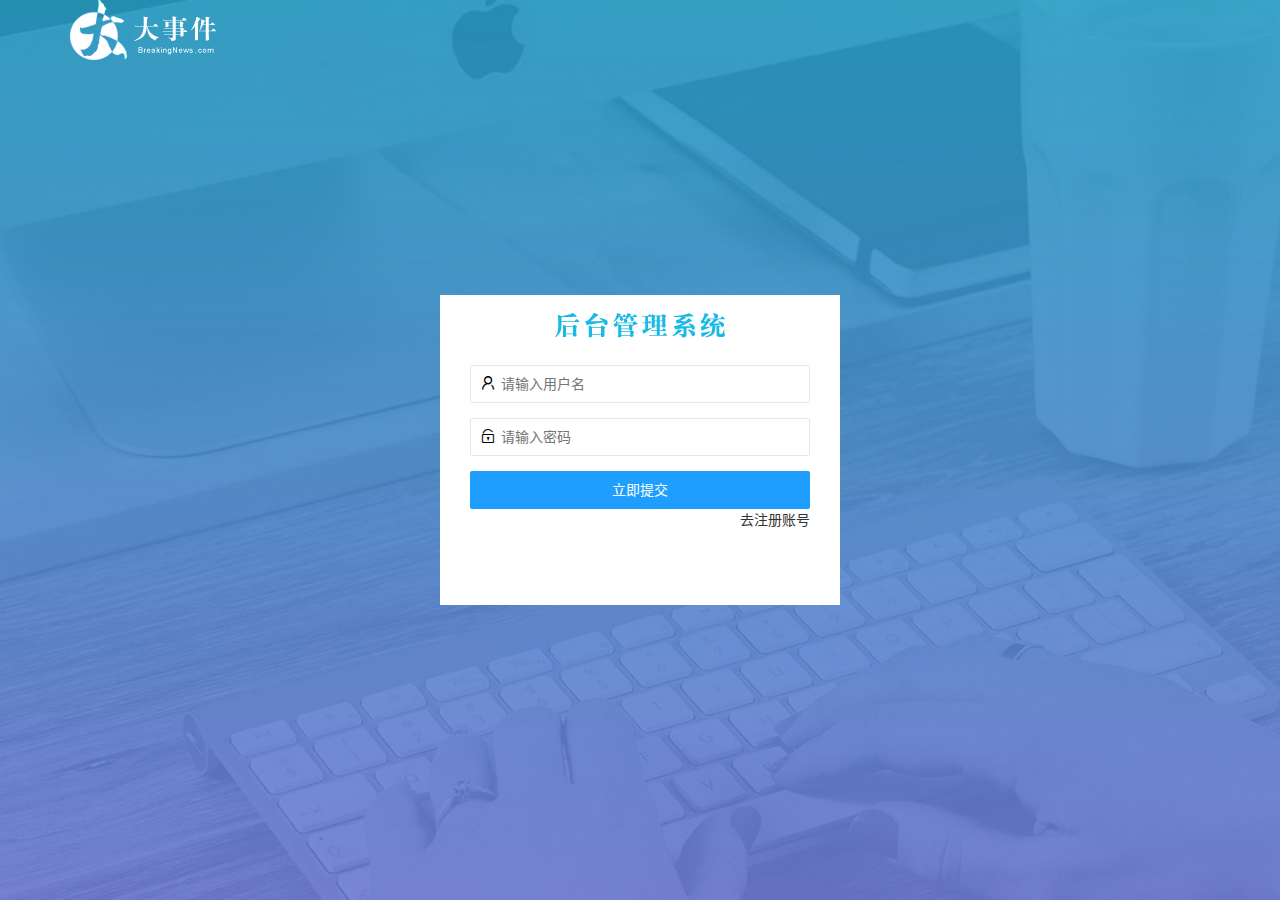
<file: login.html>
<!DOCTYPE html>
<html lang="zh-CN">

<head>
    <meta charset="UTF-8">
    <meta name="viewport" content="width=device-width, user-scalable=no, initial-scale=1.0, maximum-scale=1.0, minimum-scale=1.0">
    <meta http-equiv="X-UA-Compatible" content="ie=edge">
    <title>大事件登录事件</title>
    <link rel="stylesheet" href="assets/lib/layui/css/layui.css">
    <link rel="stylesheet" href="assets/css/login.css">
</head>

<body>
    <div class="layui-main">
        <img src="assets/images/logo.png" alt="">
    </div>
    <div class="cont">
        <div class="title">
        </div>
        <div class="form-dl">
            <form class="layui-form" id="form_dl">
                <div class="layui-form-item">
                    <i class="layui-icon layui-icon-username"></i>
                    <input type="text" name="username" required lay-verify="required" placeholder="请输入用户名" autocomplete="off" class="layui-input">
                </div>
                <div class="layui-form-item">
                    <i class="layui-icon layui-icon-password"></i>
                    <input type="password" name="password" required lay-verify="required|pass" placeholder="请输入密码" autocomplete="off" class="layui-input">
                </div>
                <div>
                    <button class="layui-btn layui-btn-fluid layui-btn-normal" lay-submit>立即提交</button>
                </div>
                <div style="text-align: right">
                    <a href="javascript:;" id="zc">去注册账号</a>
                </div>
            </form>
        </div>
        <div class="form-zc">
            <form class="layui-form" id="form_zc">
                <div class="layui-form-item">
                    <i class="layui-icon layui-icon-username"></i>
                    <input type="text" name="username" required lay-verify="required" placeholder="请输入用户名" autocomplete="off" class="layui-input">
                </div>
                <div class="layui-form-item">
                    <i class="layui-icon layui-icon-password"></i>
                    <input type="password" name="password" required lay-verify="required|pass" placeholder="请输入密码" autocomplete="off" class="layui-input">
                </div>
                <div class="layui-form-item">
                    <i class="layui-icon layui-icon-password"></i>
                    <input type="password" name="password" required lay-verify="required|pass|pws" placeholder="请确认密码" autocomplete="off" class="layui-input">
                </div>
                <div>
                    <button class="layui-btn layui-btn-fluid layui-btn-normal" lay-submit>立即注册</button>
                </div>
                <div style="text-align: right">
                    <a href="javascript:;" id="dl">去登录</a>
                </div>
            </form>
        </div>
    </div>
    <script src="/assets/lib/layui/layui.all.js"></script>
    <script src="/assets/lib/jquery.js"></script>
    <script src="/assets/js/baseAPI.js"></script>
    <script src="/assets/js/login.js"></script>
</body>

</html>
</file>
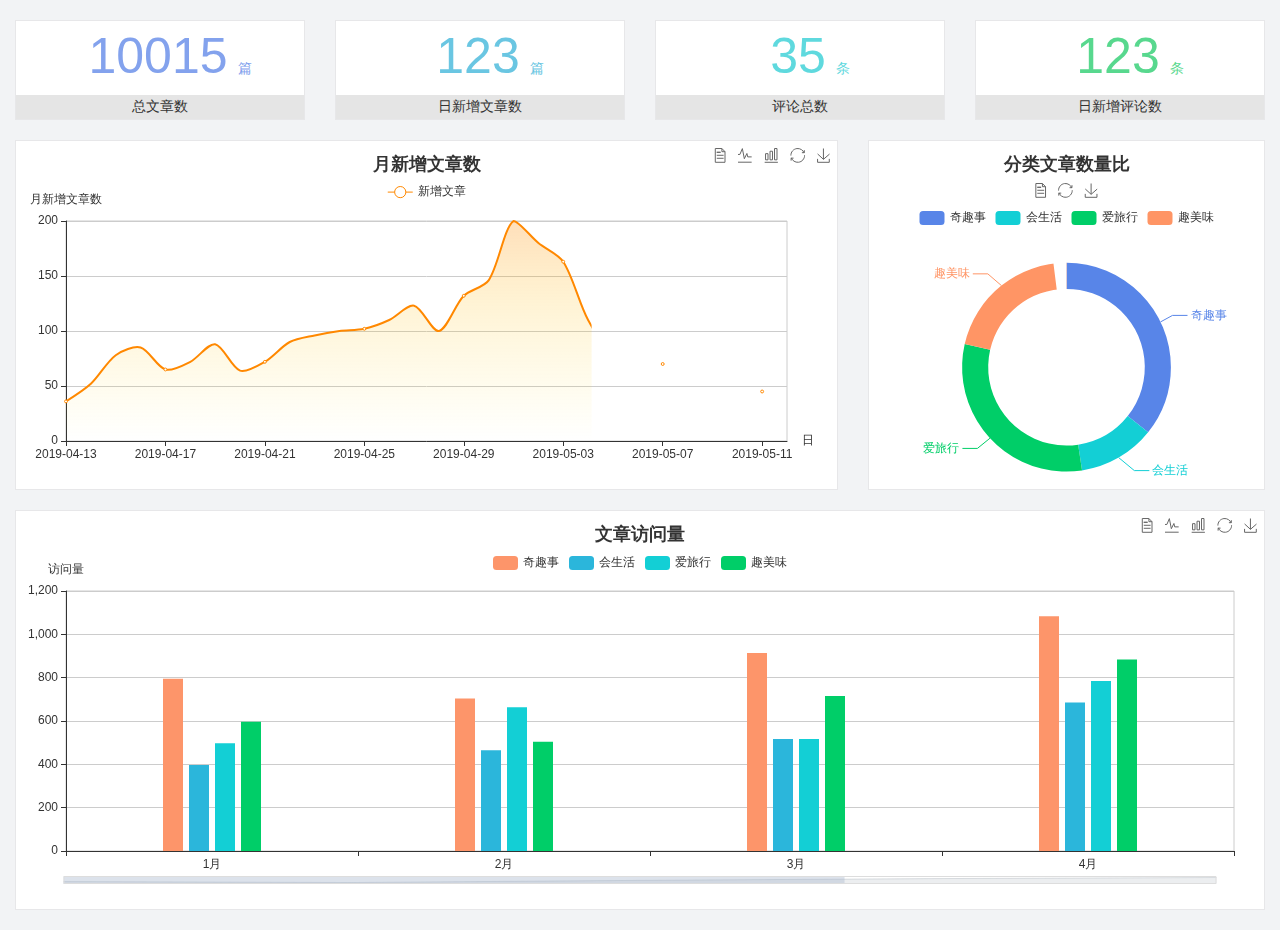
<file: home/dashboard.html>
<!DOCTYPE html>
<html lang="en">

<head>
  <meta charset="UTF-8">
  <meta name="viewport" content="width=device-width, initial-scale=1.0">
  <meta http-equiv="X-UA-Compatible" content="ie=edge">
  <title>图表统计</title>
  <link rel="stylesheet" href="../../assets/lib/bootstrap.css" />
  <link rel="stylesheet" href="../../assets/lib/main.css" />
  <script src="../../assets/lib/jquery.js"></script>
  <script type="text/javascript" src="../../assets/lib/echarts.min.js"></script>
</head>

<body>
  <div class="container-fluid">
    <div class="row spannel_list">
      <div class="col-sm-3 col-xs-6">
        <div class="spannel">
          <em>10015</em><span>篇</span>
          <b>总文章数</b>
        </div>
      </div>
      <div class="col-sm-3 col-xs-6">
        <div class="spannel scolor01">
          <em>123</em><span>篇</span>
          <b>日新增文章数</b>
        </div>
      </div>
      <div class="col-sm-3 col-xs-6">
        <div class="spannel scolor02">
          <em>35</em><span>条</span>
          <b>评论总数</b>
        </div>
      </div>
      <div class="col-sm-3 col-xs-6">
        <div class="spannel scolor03">
          <em>123</em><span>条</span>
          <b>日新增评论数</b>
        </div>
      </div>
    </div>
  </div>

  <div class="container-fluid">
    <div class="row curve-pie">
      <div class="col-lg-8 col-md-8">
        <div class="gragh_pannel" id="curve_show"></div>
      </div>
      <div class="col-lg-4 col-md-4">
        <div class="gragh_pannel" id="pie_show"></div>
      </div>
    </div>
  </div>

  <div class="container-fluid">
    <div class="column_pannel" id="column_show"></div>
  </div>

  <script>
    var oChart = echarts.init(document.getElementById('curve_show'));
    var aList_all = [
      { 'count': 36, 'date': '2019-04-13' },
      { 'count': 52, 'date': '2019-04-14' },
      { 'count': 78, 'date': '2019-04-15' },
      { 'count': 85, 'date': '2019-04-16' },
      { 'count': 65, 'date': '2019-04-17' },
      { 'count': 72, 'date': '2019-04-18' },
      { 'count': 88, 'date': '2019-04-19' },
      { 'count': 64, 'date': '2019-04-20' },
      { 'count': 72, 'date': '2019-04-21' },
      { 'count': 90, 'date': '2019-04-22' },
      { 'count': 96, 'date': '2019-04-23' },
      { 'count': 100, 'date': '2019-04-24' },
      { 'count': 102, 'date': '2019-04-25' },
      { 'count': 110, 'date': '2019-04-26' },
      { 'count': 123, 'date': '2019-04-27' },
      { 'count': 100, 'date': '2019-04-28' },
      { 'count': 132, 'date': '2019-04-29' },
      { 'count': 146, 'date': '2019-04-30' },
      { 'count': 200, 'date': '2019-05-01' },
      { 'count': 180, 'date': '2019-05-02' },
      { 'count': 163, 'date': '2019-05-03' },
      { 'count': 110, 'date': '2019-05-04' },
      { 'count': 80, 'date': '2019-05-05' },
      { 'count': 82, 'date': '2019-05-06' },
      { 'count': 70, 'date': '2019-05-07' },
      { 'count': 65, 'date': '2019-05-08' },
      { 'count': 54, 'date': '2019-05-09' },
      { 'count': 40, 'date': '2019-05-10' },
      { 'count': 45, 'date': '2019-05-11' },
      { 'count': 38, 'date': '2019-05-12' },
    ];

    let aCount = [];
    let aDate = [];

    for (var i = 0; i < aList_all.length; i++) {
      aCount.push(aList_all[i].count);
      aDate.push(aList_all[i].date);
    }

    var chartopt = {
      title: {
        text: '月新增文章数',
        left: 'center',
        top: '10'
      },
      tooltip: {
        trigger: 'axis'
      },
      legend: {
        data: ['新增文章'],
        top: '40'
      },
      toolbox: {
        show: true,
        feature: {
          mark: { show: true },
          dataView: { show: true, readOnly: false },
          magicType: { show: true, type: ['line', 'bar'] },
          restore: { show: true },
          saveAsImage: { show: true }
        }
      },
      calculable: true,
      xAxis: [
        {
          name: '日',
          type: 'category',
          boundaryGap: false,
          data: aDate
        }
      ],
      yAxis: [
        {
          name: '月新增文章数',
          type: 'value'
        }
      ],
      series: [
        {
          name: '新增文章',
          type: 'line',
          smooth: true,
          itemStyle: { normal: { areaStyle: { type: 'default' }, color: '#f80' }, lineStyle: { color: '#f80' } },
          data: aCount
        }],
      areaStyle: {
        normal: {
          color: new echarts.graphic.LinearGradient(0, 0, 0, 1, [{
            offset: 0,
            color: 'rgba(255,136,0,0.39)'
          }, {
            offset: .34,
            color: 'rgba(255,180,0,0.25)'
          }, {
            offset: 1,
            color: 'rgba(255,222,0,0.00)'
          }])

        }
      },
      grid: {
        show: true,
        x: 50,
        x2: 50,
        y: 80,
        height: 220
      }
    };

    oChart.setOption(chartopt);


    var oPie = echarts.init(document.getElementById('pie_show'));
    var oPieopt =
    {
      title: {
        top: 10,
        text: '分类文章数量比',
        x: 'center'
      },
      tooltip: {
        trigger: 'item',
        formatter: "{a} <br/>{b} : {c} ({d}%)"
      },
      color: ['#5885e8', '#13cfd5', '#00ce68', '#ff9565'],
      legend: {
        x: 'center',
        top: 65,
        data: ['奇趣事', '会生活', '爱旅行', '趣美味']
      },
      toolbox: {
        show: true,
        x: 'center',
        top: 35,
        feature: {
          mark: { show: true },
          dataView: { show: true, readOnly: false },
          magicType: {
            show: true,
            type: ['pie', 'funnel'],
            option: {
              funnel: {
                x: '25%',
                width: '50%',
                funnelAlign: 'left',
                max: 1548
              }
            }
          },
          restore: { show: true },
          saveAsImage: { show: true }
        }
      },
      calculable: true,
      series: [
        {
          name: '访问来源',
          type: 'pie',
          radius: ['45%', '60%'],
          center: ['50%', '65%'],
          data: [
            { value: 300, name: '奇趣事' },
            { value: 100, name: '会生活' },
            { value: 260, name: '爱旅行' },
            { value: 180, name: '趣美味' }
          ]
        }
      ]
    };
    oPie.setOption(oPieopt);



    var oColumn = this.echarts.init(document.getElementById('column_show'));
    var oColumnopt =
    {
      title: {
        text: '文章访问量',
        left: 'center',
        top: '10'
      },
      tooltip: {
        trigger: 'axis'
      },
      legend: {
        data: ['奇趣事', '会生活', '爱旅行', '趣美味'],
        top: '40'
      },
      toolbox: {
        show: true,
        feature: {
          mark: { show: true },
          dataView: { show: true, readOnly: false },
          magicType: { show: true, type: ['line', 'bar'] },
          restore: { show: true },
          saveAsImage: { show: true }
        }
      },
      calculable: true,
      xAxis: [
        {
          type: 'category',
          data: ['1月', '2月', '3月', '4月', '5月']
        }
      ],
      yAxis: [
        {
          name: '访问量',
          type: 'value'
        }
      ],
      series: [
        {
          name: '奇趣事',
          type: 'bar',
          barWidth: 20,
          itemStyle: {
            normal: { areaStyle: { type: 'default' }, color: '#fd956a' }
          },
          data: [800, 708, 920, 1090, 1200]
        },
        {
          name: '会生活',
          type: 'bar',
          barWidth: 20,
          itemStyle: {
            normal: { areaStyle: { type: 'default' }, color: '#2bb6db' }
          },
          data: [400, 468, 520, 690, 800]
        },
        {
          name: '爱旅行',
          type: 'bar',
          barWidth: 20,
          itemStyle: {
            normal: { areaStyle: { type: 'default' }, color: '#13cfd5' }
          },
          data: [500, 668, 520, 790, 900]
        },
        {
          name: '趣美味',
          type: 'bar',
          barWidth: 20,
          itemStyle: {
            normal: { areaStyle: { type: 'default' }, color: '#00ce68' }
          },
          data: [600, 508, 720, 890, 1000]
        }
      ],
      grid: {
        show: true,
        x: 50,
        x2: 30,
        y: 80,
        height: 260
      },
      dataZoom: [//给x轴设置滚动条
        {
          start: 0,//默认为0
          end: 100 - 1000 / 31,//默认为100
          type: 'slider',
          show: true,
          xAxisIndex: [0],
          handleSize: 0,//滑动条的 左右2个滑动条的大小
          height: 8,//组件高度
          left: 45, //左边的距离
          right: 50,//右边的距离
          bottom: 26,//右边的距离
          handleColor: '#ddd',//h滑动图标的颜色
          handleStyle: {
            borderColor: "#cacaca",
            borderWidth: "1",
            shadowBlur: 2,
            background: "#ddd",
            shadowColor: "#ddd",
          }
        }]
    };
    oColumn.setOption(oColumnopt);
  </script>
</body>

</html>
</file>
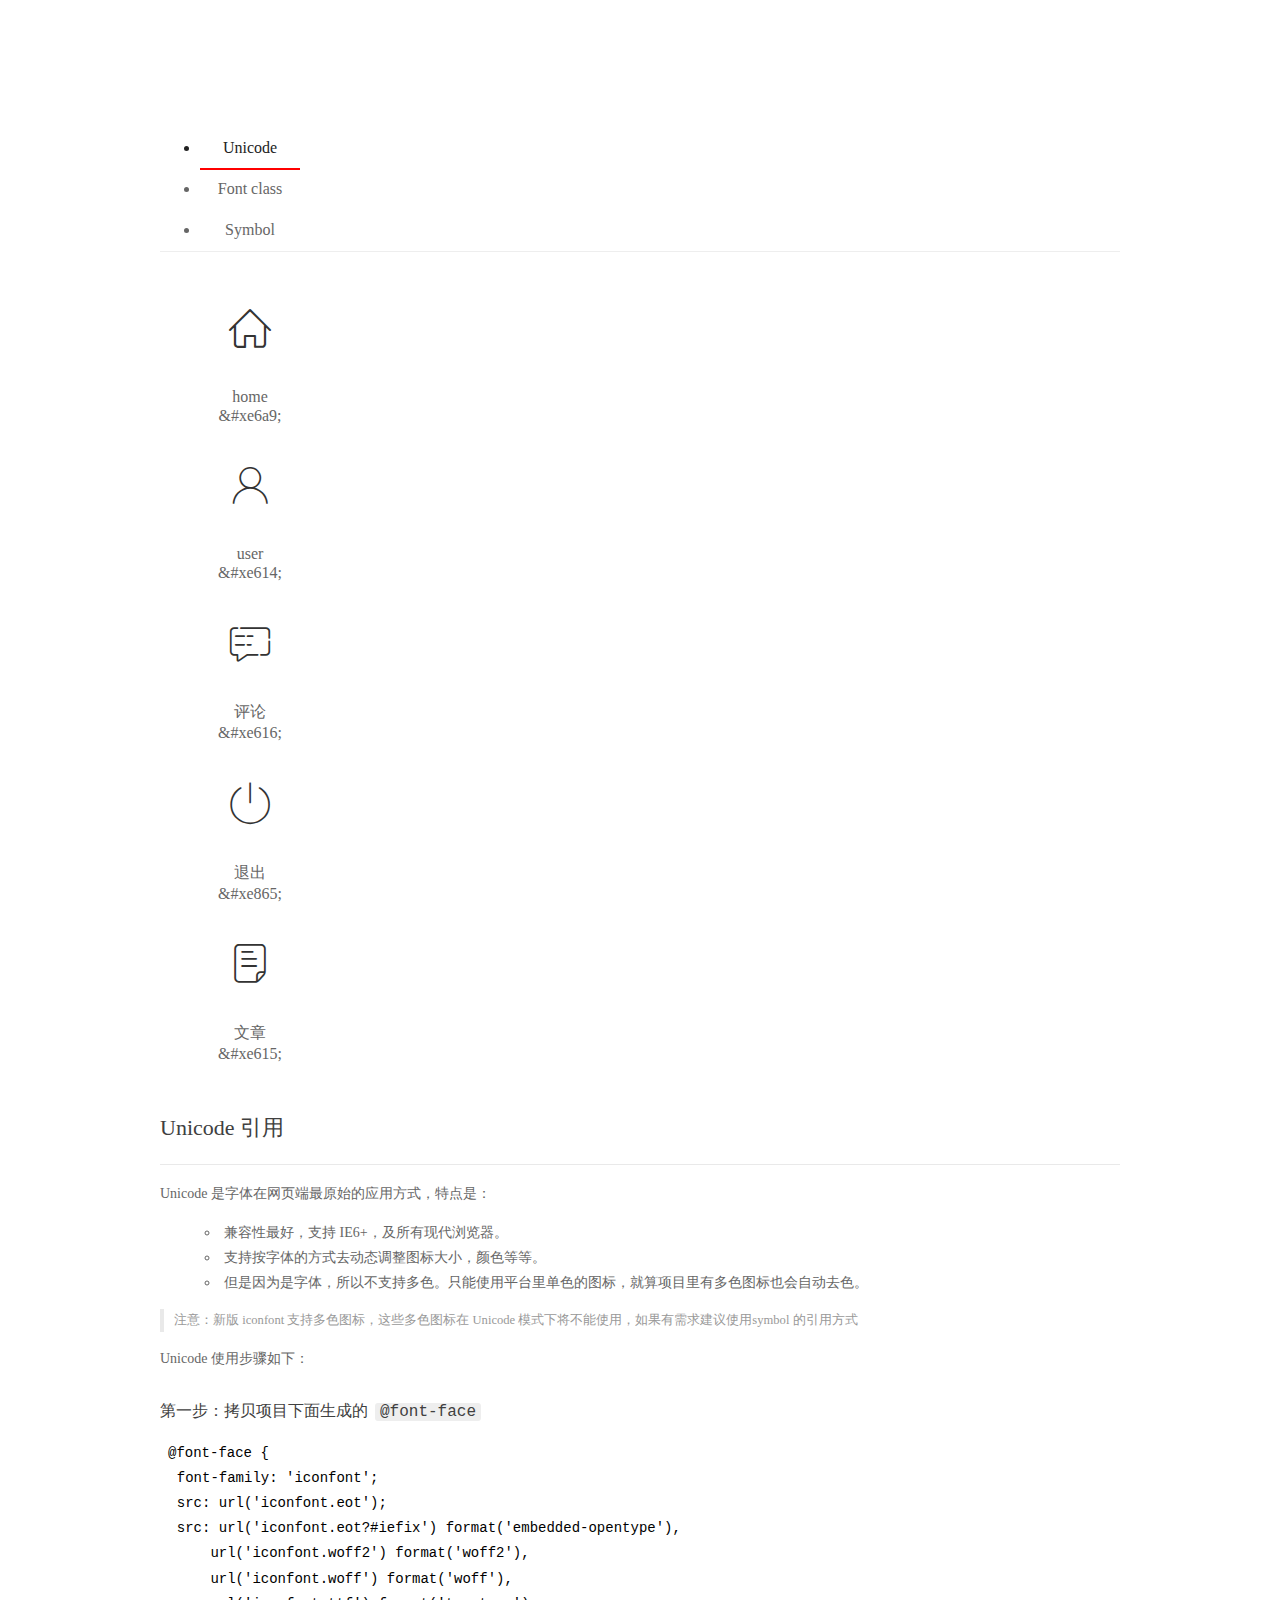
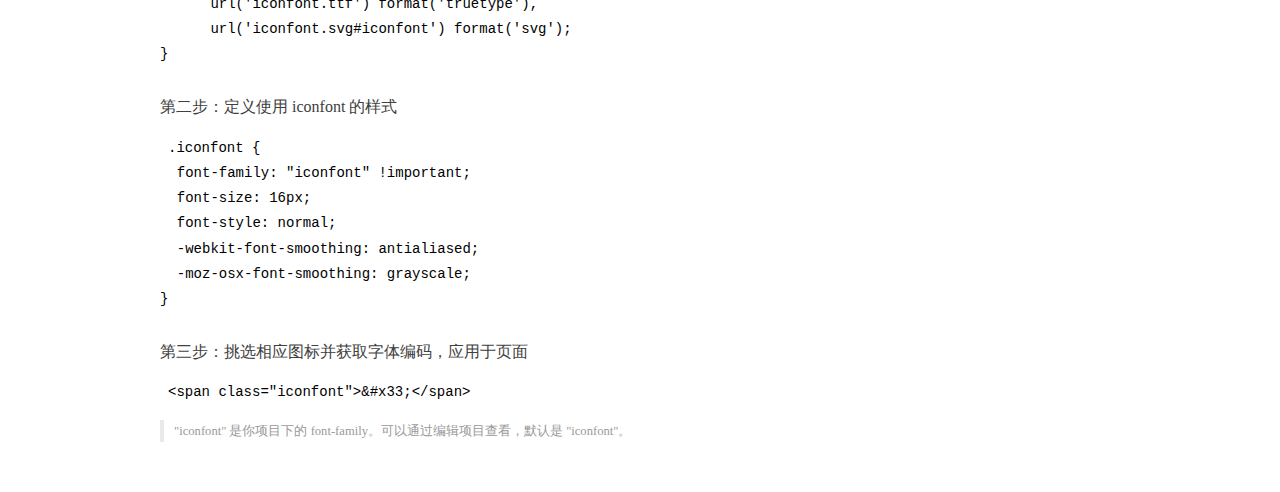
<file: assets/fonts/demo_index.html>
<!DOCTYPE html>
<html>
<head>
  <meta charset="utf-8"/>
  <title>IconFont Demo</title>
  <link rel="shortcut icon" href="https://gtms04.alicdn.com/tps/i4/TB1_oz6GVXXXXaFXpXXJDFnIXXX-64-64.ico" type="image/x-icon"/>
  <link rel="stylesheet" href="https://g.alicdn.com/thx/cube/1.3.2/cube.min.css">
  <link rel="stylesheet" href="demo.css">
  <link rel="stylesheet" href="iconfont.css">
  <script src="iconfont.js"></script>
  <!-- jQuery -->
  <script src="https://a1.alicdn.com/oss/uploads/2018/12/26/7bfddb60-08e8-11e9-9b04-53e73bb6408b.js"></script>
  <!-- 代码高亮 -->
  <script src="https://a1.alicdn.com/oss/uploads/2018/12/26/a3f714d0-08e6-11e9-8a15-ebf944d7534c.js"></script>
</head>
<body>
  <div class="main">
    <h1 class="logo"><a href="https://www.iconfont.cn/" title="iconfont 首页" target="_blank">&#xe86b;</a></h1>
    <div class="nav-tabs">
      <ul id="tabs" class="dib-box">
        <li class="dib active"><span>Unicode</span></li>
        <li class="dib"><span>Font class</span></li>
        <li class="dib"><span>Symbol</span></li>
      </ul>
      
    </div>
    <div class="tab-container">
      <div class="content unicode" style="display: block;">
          <ul class="icon_lists dib-box">
          
            <li class="dib">
              <span class="icon iconfont">&#xe6a9;</span>
                <div class="name">home</div>
                <div class="code-name">&amp;#xe6a9;</div>
              </li>
          
            <li class="dib">
              <span class="icon iconfont">&#xe614;</span>
                <div class="name">user</div>
                <div class="code-name">&amp;#xe614;</div>
              </li>
          
            <li class="dib">
              <span class="icon iconfont">&#xe616;</span>
                <div class="name">评论</div>
                <div class="code-name">&amp;#xe616;</div>
              </li>
          
            <li class="dib">
              <span class="icon iconfont">&#xe865;</span>
                <div class="name">退出</div>
                <div class="code-name">&amp;#xe865;</div>
              </li>
          
            <li class="dib">
              <span class="icon iconfont">&#xe615;</span>
                <div class="name">文章</div>
                <div class="code-name">&amp;#xe615;</div>
              </li>
          
          </ul>
          <div class="article markdown">
          <h2 id="unicode-">Unicode 引用</h2>
          <hr>

          <p>Unicode 是字体在网页端最原始的应用方式，特点是：</p>
          <ul>
            <li>兼容性最好，支持 IE6+，及所有现代浏览器。</li>
            <li>支持按字体的方式去动态调整图标大小，颜色等等。</li>
            <li>但是因为是字体，所以不支持多色。只能使用平台里单色的图标，就算项目里有多色图标也会自动去色。</li>
          </ul>
          <blockquote>
            <p>注意：新版 iconfont 支持多色图标，这些多色图标在 Unicode 模式下将不能使用，如果有需求建议使用symbol 的引用方式</p>
          </blockquote>
          <p>Unicode 使用步骤如下：</p>
          <h3 id="-font-face">第一步：拷贝项目下面生成的 <code>@font-face</code></h3>
<pre><code class="language-css"
>@font-face {
  font-family: 'iconfont';
  src: url('iconfont.eot');
  src: url('iconfont.eot?#iefix') format('embedded-opentype'),
      url('iconfont.woff2') format('woff2'),
      url('iconfont.woff') format('woff'),
      url('iconfont.ttf') format('truetype'),
      url('iconfont.svg#iconfont') format('svg');
}
</code></pre>
          <h3 id="-iconfont-">第二步：定义使用 iconfont 的样式</h3>
<pre><code class="language-css"
>.iconfont {
  font-family: "iconfont" !important;
  font-size: 16px;
  font-style: normal;
  -webkit-font-smoothing: antialiased;
  -moz-osx-font-smoothing: grayscale;
}
</code></pre>
          <h3 id="-">第三步：挑选相应图标并获取字体编码，应用于页面</h3>
<pre>
<code class="language-html"
>&lt;span class="iconfont"&gt;&amp;#x33;&lt;/span&gt;
</code></pre>
          <blockquote>
            <p>"iconfont" 是你项目下的 font-family。可以通过编辑项目查看，默认是 "iconfont"。</p>
          </blockquote>
          </div>
      </div>
      <div class="content font-class">
        <ul class="icon_lists dib-box">
          
          <li class="dib">
            <span class="icon iconfont icon-home"></span>
            <div class="name">
              home
            </div>
            <div class="code-name">.icon-home
            </div>
          </li>
          
          <li class="dib">
            <span class="icon iconfont icon-user"></span>
            <div class="name">
              user
            </div>
            <div class="code-name">.icon-user
            </div>
          </li>
          
          <li class="dib">
            <span class="icon iconfont icon-pinglun"></span>
            <div class="name">
              评论
            </div>
            <div class="code-name">.icon-pinglun
            </div>
          </li>
          
          <li class="dib">
            <span class="icon iconfont icon-tuichu"></span>
            <div class="name">
              退出
            </div>
            <div class="code-name">.icon-tuichu
            </div>
          </li>
          
          <li class="dib">
            <span class="icon iconfont icon-16"></span>
            <div class="name">
              文章
            </div>
            <div class="code-name">.icon-16
            </div>
          </li>
          
        </ul>
        <div class="article markdown">
        <h2 id="font-class-">font-class 引用</h2>
        <hr>

        <p>font-class 是 Unicode 使用方式的一种变种，主要是解决 Unicode 书写不直观，语意不明确的问题。</p>
        <p>与 Unicode 使用方式相比，具有如下特点：</p>
        <ul>
          <li>兼容性良好，支持 IE8+，及所有现代浏览器。</li>
          <li>相比于 Unicode 语意明确，书写更直观。可以很容易分辨这个 icon 是什么。</li>
          <li>因为使用 class 来定义图标，所以当要替换图标时，只需要修改 class 里面的 Unicode 引用。</li>
          <li>不过因为本质上还是使用的字体，所以多色图标还是不支持的。</li>
        </ul>
        <p>使用步骤如下：</p>
        <h3 id="-fontclass-">第一步：引入项目下面生成的 fontclass 代码：</h3>
<pre><code class="language-html">&lt;link rel="stylesheet" href="./iconfont.css"&gt;
</code></pre>
        <h3 id="-">第二步：挑选相应图标并获取类名，应用于页面：</h3>
<pre><code class="language-html">&lt;span class="iconfont icon-xxx"&gt;&lt;/span&gt;
</code></pre>
        <blockquote>
          <p>"
            iconfont" 是你项目下的 font-family。可以通过编辑项目查看，默认是 "iconfont"。</p>
        </blockquote>
      </div>
      </div>
      <div class="content symbol">
          <ul class="icon_lists dib-box">
          
            <li class="dib">
                <svg class="icon svg-icon" aria-hidden="true">
                  <use xlink:href="#icon-home"></use>
                </svg>
                <div class="name">home</div>
                <div class="code-name">#icon-home</div>
            </li>
          
            <li class="dib">
                <svg class="icon svg-icon" aria-hidden="true">
                  <use xlink:href="#icon-user"></use>
                </svg>
                <div class="name">user</div>
                <div class="code-name">#icon-user</div>
            </li>
          
            <li class="dib">
                <svg class="icon svg-icon" aria-hidden="true">
                  <use xlink:href="#icon-pinglun"></use>
                </svg>
                <div class="name">评论</div>
                <div class="code-name">#icon-pinglun</div>
            </li>
          
            <li class="dib">
                <svg class="icon svg-icon" aria-hidden="true">
                  <use xlink:href="#icon-tuichu"></use>
                </svg>
                <div class="name">退出</div>
                <div class="code-name">#icon-tuichu</div>
            </li>
          
            <li class="dib">
                <svg class="icon svg-icon" aria-hidden="true">
                  <use xlink:href="#icon-16"></use>
                </svg>
                <div class="name">文章</div>
                <div class="code-name">#icon-16</div>
            </li>
          
          </ul>
          <div class="article markdown">
          <h2 id="symbol-">Symbol 引用</h2>
          <hr>

          <p>这是一种全新的使用方式，应该说这才是未来的主流，也是平台目前推荐的用法。相关介绍可以参考这篇<a href="">文章</a>
            这种用法其实是做了一个 SVG 的集合，与另外两种相比具有如下特点：</p>
          <ul>
            <li>支持多色图标了，不再受单色限制。</li>
            <li>通过一些技巧，支持像字体那样，通过 <code>font-size</code>, <code>color</code> 来调整样式。</li>
            <li>兼容性较差，支持 IE9+，及现代浏览器。</li>
            <li>浏览器渲染 SVG 的性能一般，还不如 png。</li>
          </ul>
          <p>使用步骤如下：</p>
          <h3 id="-symbol-">第一步：引入项目下面生成的 symbol 代码：</h3>
<pre><code class="language-html">&lt;script src="./iconfont.js"&gt;&lt;/script&gt;
</code></pre>
          <h3 id="-css-">第二步：加入通用 CSS 代码（引入一次就行）：</h3>
<pre><code class="language-html">&lt;style&gt;
.icon {
  width: 1em;
  height: 1em;
  vertical-align: -0.15em;
  fill: currentColor;
  overflow: hidden;
}
&lt;/style&gt;
</code></pre>
          <h3 id="-">第三步：挑选相应图标并获取类名，应用于页面：</h3>
<pre><code class="language-html">&lt;svg class="icon" aria-hidden="true"&gt;
  &lt;use xlink:href="#icon-xxx"&gt;&lt;/use&gt;
&lt;/svg&gt;
</code></pre>
          </div>
      </div>

    </div>
  </div>
  <script>
  $(document).ready(function () {
      $('.tab-container .content:first').show()

      $('#tabs li').click(function (e) {
        var tabContent = $('.tab-container .content')
        var index = $(this).index()

        if ($(this).hasClass('active')) {
          return
        } else {
          $('#tabs li').removeClass('active')
          $(this).addClass('active')

          tabContent.hide().eq(index).fadeIn()
        }
      })
    })
  </script>
</body>
</html>
</file>
<file: assets/lib/layui/css/layui.css>
/** layui-v2.5.5 MIT License By https://www.layui.com */
 .layui-inline,img{display:inline-block;vertical-align:middle}h1,h2,h3,h4,h5,h6{font-weight:400}.layui-edge,.layui-header,.layui-inline,.layui-main{position:relative}.layui-body,.layui-edge,.layui-elip{overflow:hidden}.layui-btn,.layui-edge,.layui-inline,img{vertical-align:middle}.layui-btn,.layui-disabled,.layui-icon,.layui-unselect{-moz-user-select:none;-webkit-user-select:none;-ms-user-select:none}.layui-elip,.layui-form-checkbox span,.layui-form-pane .layui-form-label{text-overflow:ellipsis;white-space:nowrap}.layui-breadcrumb,.layui-tree-btnGroup{visibility:hidden}blockquote,body,button,dd,div,dl,dt,form,h1,h2,h3,h4,h5,h6,input,li,ol,p,pre,td,textarea,th,ul{margin:0;padding:0;-webkit-tap-highlight-color:rgba(0,0,0,0)}a:active,a:hover{outline:0}img{border:none}li{list-style:none}table{border-collapse:collapse;border-spacing:0}h4,h5,h6{font-size:100%}button,input,optgroup,option,select,textarea{font-family:inherit;font-size:inherit;font-style:inherit;font-weight:inherit;outline:0}pre{white-space:pre-wrap;white-space:-moz-pre-wrap;white-space:-pre-wrap;white-space:-o-pre-wrap;word-wrap:break-word}body{line-height:24px;font:14px Helvetica Neue,Helvetica,PingFang SC,Tahoma,Arial,sans-serif}hr{height:1px;margin:10px 0;border:0;clear:both}a{color:#333;text-decoration:none}a:hover{color:#777}a cite{font-style:normal;*cursor:pointer}.layui-border-box,.layui-border-box *{box-sizing:border-box}.layui-box,.layui-box *{box-sizing:content-box}.layui-clear{clear:both;*zoom:1}.layui-clear:after{content:'\20';clear:both;*zoom:1;display:block;height:0}.layui-inline{*display:inline;*zoom:1}.layui-edge{display:inline-block;width:0;height:0;border-width:6px;border-style:dashed;border-color:transparent}.layui-edge-top{top:-4px;border-bottom-color:#999;border-bottom-style:solid}.layui-edge-right{border-left-color:#999;border-left-style:solid}.layui-edge-bottom{top:2px;border-top-color:#999;border-top-style:solid}.layui-edge-left{border-right-color:#999;border-right-style:solid}.layui-disabled,.layui-disabled:hover{color:#d2d2d2!important;cursor:not-allowed!important}.layui-circle{border-radius:100%}.layui-show{display:block!important}.layui-hide{display:none!important}@font-face{font-family:layui-icon;src:url(../font/iconfont.eot?v=250);src:url(../font/iconfont.eot?v=250#iefix) format('embedded-opentype'),url(../font/iconfont.woff2?v=250) format('woff2'),url(../font/iconfont.woff?v=250) format('woff'),url(../font/iconfont.ttf?v=250) format('truetype'),url(../font/iconfont.svg?v=250#layui-icon) format('svg')}.layui-icon{font-family:layui-icon!important;font-size:16px;font-style:normal;-webkit-font-smoothing:antialiased;-moz-osx-font-smoothing:grayscale}.layui-icon-reply-fill:before{content:"\e611"}.layui-icon-set-fill:before{content:"\e614"}.layui-icon-menu-fill:before{content:"\e60f"}.layui-icon-search:before{content:"\e615"}.layui-icon-share:before{content:"\e641"}.layui-icon-set-sm:before{content:"\e620"}.layui-icon-engine:before{content:"\e628"}.layui-icon-close:before{content:"\1006"}.layui-icon-close-fill:before{content:"\1007"}.layui-icon-chart-screen:before{content:"\e629"}.layui-icon-star:before{content:"\e600"}.layui-icon-circle-dot:before{content:"\e617"}.layui-icon-chat:before{content:"\e606"}.layui-icon-release:before{content:"\e609"}.layui-icon-list:before{content:"\e60a"}.layui-icon-chart:before{content:"\e62c"}.layui-icon-ok-circle:before{content:"\1005"}.layui-icon-layim-theme:before{content:"\e61b"}.layui-icon-table:before{content:"\e62d"}.layui-icon-right:before{content:"\e602"}.layui-icon-left:before{content:"\e603"}.layui-icon-cart-simple:before{content:"\e698"}.layui-icon-face-cry:before{content:"\e69c"}.layui-icon-face-smile:before{content:"\e6af"}.layui-icon-survey:before{content:"\e6b2"}.layui-icon-tree:before{content:"\e62e"}.layui-icon-upload-circle:before{content:"\e62f"}.layui-icon-add-circle:before{content:"\e61f"}.layui-icon-download-circle:before{content:"\e601"}.layui-icon-templeate-1:before{content:"\e630"}.layui-icon-util:before{content:"\e631"}.layui-icon-face-surprised:before{content:"\e664"}.layui-icon-edit:before{content:"\e642"}.layui-icon-speaker:before{content:"\e645"}.layui-icon-down:before{content:"\e61a"}.layui-icon-file:before{content:"\e621"}.layui-icon-layouts:before{content:"\e632"}.layui-icon-rate-half:before{content:"\e6c9"}.layui-icon-add-circle-fine:before{content:"\e608"}.layui-icon-prev-circle:before{content:"\e633"}.layui-icon-read:before{content:"\e705"}.layui-icon-404:before{content:"\e61c"}.layui-icon-carousel:before{content:"\e634"}.layui-icon-help:before{content:"\e607"}.layui-icon-code-circle:before{content:"\e635"}.layui-icon-water:before{content:"\e636"}.layui-icon-username:before{content:"\e66f"}.layui-icon-find-fill:before{content:"\e670"}.layui-icon-about:before{content:"\e60b"}.layui-icon-location:before{content:"\e715"}.layui-icon-up:before{content:"\e619"}.layui-icon-pause:before{content:"\e651"}.layui-icon-date:before{content:"\e637"}.layui-icon-layim-uploadfile:before{content:"\e61d"}.layui-icon-delete:before{content:"\e640"}.layui-icon-play:before{content:"\e652"}.layui-icon-top:before{content:"\e604"}.layui-icon-friends:before{content:"\e612"}.layui-icon-refresh-3:before{content:"\e9aa"}.layui-icon-ok:before{content:"\e605"}.layui-icon-layer:before{content:"\e638"}.layui-icon-face-smile-fine:before{content:"\e60c"}.layui-icon-dollar:before{content:"\e659"}.layui-icon-group:before{content:"\e613"}.layui-icon-layim-download:before{content:"\e61e"}.layui-icon-picture-fine:before{content:"\e60d"}.layui-icon-link:before{content:"\e64c"}.layui-icon-diamond:before{content:"\e735"}.layui-icon-log:before{content:"\e60e"}.layui-icon-rate-solid:before{content:"\e67a"}.layui-icon-fonts-del:before{content:"\e64f"}.layui-icon-unlink:before{content:"\e64d"}.layui-icon-fonts-clear:before{content:"\e639"}.layui-icon-triangle-r:before{content:"\e623"}.layui-icon-circle:before{content:"\e63f"}.layui-icon-radio:before{content:"\e643"}.layui-icon-align-center:before{content:"\e647"}.layui-icon-align-right:before{content:"\e648"}.layui-icon-align-left:before{content:"\e649"}.layui-icon-loading-1:before{content:"\e63e"}.layui-icon-return:before{content:"\e65c"}.layui-icon-fonts-strong:before{content:"\e62b"}.layui-icon-upload:before{content:"\e67c"}.layui-icon-dialogue:before{content:"\e63a"}.layui-icon-video:before{content:"\e6ed"}.layui-icon-headset:before{content:"\e6fc"}.layui-icon-cellphone-fine:before{content:"\e63b"}.layui-icon-add-1:before{content:"\e654"}.layui-icon-face-smile-b:before{content:"\e650"}.layui-icon-fonts-html:before{content:"\e64b"}.layui-icon-form:before{content:"\e63c"}.layui-icon-cart:before{content:"\e657"}.layui-icon-camera-fill:before{content:"\e65d"}.layui-icon-tabs:before{content:"\e62a"}.layui-icon-fonts-code:before{content:"\e64e"}.layui-icon-fire:before{content:"\e756"}.layui-icon-set:before{content:"\e716"}.layui-icon-fonts-u:before{content:"\e646"}.layui-icon-triangle-d:before{content:"\e625"}.layui-icon-tips:before{content:"\e702"}.layui-icon-picture:before{content:"\e64a"}.layui-icon-more-vertical:before{content:"\e671"}.layui-icon-flag:before{content:"\e66c"}.layui-icon-loading:before{content:"\e63d"}.layui-icon-fonts-i:before{content:"\e644"}.layui-icon-refresh-1:before{content:"\e666"}.layui-icon-rmb:before{content:"\e65e"}.layui-icon-home:before{content:"\e68e"}.layui-icon-user:before{content:"\e770"}.layui-icon-notice:before{content:"\e667"}.layui-icon-login-weibo:before{content:"\e675"}.layui-icon-voice:before{content:"\e688"}.layui-icon-upload-drag:before{content:"\e681"}.layui-icon-login-qq:before{content:"\e676"}.layui-icon-snowflake:before{content:"\e6b1"}.layui-icon-file-b:before{content:"\e655"}.layui-icon-template:before{content:"\e663"}.layui-icon-auz:before{content:"\e672"}.layui-icon-console:before{content:"\e665"}.layui-icon-app:before{content:"\e653"}.layui-icon-prev:before{content:"\e65a"}.layui-icon-website:before{content:"\e7ae"}.layui-icon-next:before{content:"\e65b"}.layui-icon-component:before{content:"\e857"}.layui-icon-more:before{content:"\e65f"}.layui-icon-login-wechat:before{content:"\e677"}.layui-icon-shrink-right:before{content:"\e668"}.layui-icon-spread-left:before{content:"\e66b"}.layui-icon-camera:before{content:"\e660"}.layui-icon-note:before{content:"\e66e"}.layui-icon-refresh:before{content:"\e669"}.layui-icon-female:before{content:"\e661"}.layui-icon-male:before{content:"\e662"}.layui-icon-password:before{content:"\e673"}.layui-icon-senior:before{content:"\e674"}.layui-icon-theme:before{content:"\e66a"}.layui-icon-tread:before{content:"\e6c5"}.layui-icon-praise:before{content:"\e6c6"}.layui-icon-star-fill:before{content:"\e658"}.layui-icon-rate:before{content:"\e67b"}.layui-icon-template-1:before{content:"\e656"}.layui-icon-vercode:before{content:"\e679"}.layui-icon-cellphone:before{content:"\e678"}.layui-icon-screen-full:before{content:"\e622"}.layui-icon-screen-restore:before{content:"\e758"}.layui-icon-cols:before{content:"\e610"}.layui-icon-export:before{content:"\e67d"}.layui-icon-print:before{content:"\e66d"}.layui-icon-slider:before{content:"\e714"}.layui-icon-addition:before{content:"\e624"}.layui-icon-subtraction:before{content:"\e67e"}.layui-icon-service:before{content:"\e626"}.layui-icon-transfer:before{content:"\e691"}.layui-main{width:1140px;margin:0 auto}.layui-header{z-index:1000;height:60px}.layui-header a:hover{transition:all .5s;-webkit-transition:all .5s}.layui-side{position:fixed;left:0;top:0;bottom:0;z-index:999;width:200px;overflow-x:hidden}.layui-side-scroll{position:relative;width:220px;height:100%;overflow-x:hidden}.layui-body{position:absolute;left:200px;right:0;top:0;bottom:0;z-index:998;width:auto;overflow-y:auto;box-sizing:border-box}.layui-layout-body{overflow:hidden}.layui-layout-admin .layui-header{background-color:#23262E}.layui-layout-admin .layui-side{top:60px;width:200px;overflow-x:hidden}.layui-layout-admin .layui-body{position:fixed;top:60px;bottom:44px}.layui-layout-admin .layui-main{width:auto;margin:0 15px}.layui-layout-admin .layui-footer{position:fixed;left:200px;right:0;bottom:0;height:44px;line-height:44px;padding:0 15px;background-color:#eee}.layui-layout-admin .layui-logo{position:absolute;left:0;top:0;width:200px;height:100%;line-height:60px;text-align:center;color:#009688;font-size:16px}.layui-layout-admin .layui-header .layui-nav{background:0 0}.layui-layout-left{position:absolute!important;left:200px;top:0}.layui-layout-right{position:absolute!important;right:0;top:0}.layui-container{position:relative;margin:0 auto;padding:0 15px;box-sizing:border-box}.layui-fluid{position:relative;margin:0 auto;padding:0 15px}.layui-row:after,.layui-row:before{content:'';display:block;clear:both}.layui-col-lg1,.layui-col-lg10,.layui-col-lg11,.layui-col-lg12,.layui-col-lg2,.layui-col-lg3,.layui-col-lg4,.layui-col-lg5,.layui-col-lg6,.layui-col-lg7,.layui-col-lg8,.layui-col-lg9,.layui-col-md1,.layui-col-md10,.layui-col-md11,.layui-col-md12,.layui-col-md2,.layui-col-md3,.layui-col-md4,.layui-col-md5,.layui-col-md6,.layui-col-md7,.layui-col-md8,.layui-col-md9,.layui-col-sm1,.layui-col-sm10,.layui-col-sm11,.layui-col-sm12,.layui-col-sm2,.layui-col-sm3,.layui-col-sm4,.layui-col-sm5,.layui-col-sm6,.layui-col-sm7,.layui-col-sm8,.layui-col-sm9,.layui-col-xs1,.layui-col-xs10,.layui-col-xs11,.layui-col-xs12,.layui-col-xs2,.layui-col-xs3,.layui-col-xs4,.layui-col-xs5,.layui-col-xs6,.layui-col-xs7,.layui-col-xs8,.layui-col-xs9{position:relative;display:block;box-sizing:border-box}.layui-col-xs1,.layui-col-xs10,.layui-col-xs11,.layui-col-xs12,.layui-col-xs2,.layui-col-xs3,.layui-col-xs4,.layui-col-xs5,.layui-col-xs6,.layui-col-xs7,.layui-col-xs8,.layui-col-xs9{float:left}.layui-col-xs1{width:8.33333333%}.layui-col-xs2{width:16.66666667%}.layui-col-xs3{width:25%}.layui-col-xs4{width:33.33333333%}.layui-col-xs5{width:41.66666667%}.layui-col-xs6{width:50%}.layui-col-xs7{width:58.33333333%}.layui-col-xs8{width:66.66666667%}.layui-col-xs9{width:75%}.layui-col-xs10{width:83.33333333%}.layui-col-xs11{width:91.66666667%}.layui-col-xs12{width:100%}.layui-col-xs-offset1{margin-left:8.33333333%}.layui-col-xs-offset2{margin-left:16.66666667%}.layui-col-xs-offset3{margin-left:25%}.layui-col-xs-offset4{margin-left:33.33333333%}.layui-col-xs-offset5{margin-left:41.66666667%}.layui-col-xs-offset6{margin-left:50%}.layui-col-xs-offset7{margin-left:58.33333333%}.layui-col-xs-offset8{margin-left:66.66666667%}.layui-col-xs-offset9{margin-left:75%}.layui-col-xs-offset10{margin-left:83.33333333%}.layui-col-xs-offset11{margin-left:91.66666667%}.layui-col-xs-offset12{margin-left:100%}@media screen and (max-width:768px){.layui-hide-xs{display:none!important}.layui-show-xs-block{display:block!important}.layui-show-xs-inline{display:inline!important}.layui-show-xs-inline-block{display:inline-block!important}}@media screen and (min-width:768px){.layui-container{width:750px}.layui-hide-sm{display:none!important}.layui-show-sm-block{display:block!important}.layui-show-sm-inline{display:inline!important}.layui-show-sm-inline-block{display:inline-block!important}.layui-col-sm1,.layui-col-sm10,.layui-col-sm11,.layui-col-sm12,.layui-col-sm2,.layui-col-sm3,.layui-col-sm4,.layui-col-sm5,.layui-col-sm6,.layui-col-sm7,.layui-col-sm8,.layui-col-sm9{float:left}.layui-col-sm1{width:8.33333333%}.layui-col-sm2{width:16.66666667%}.layui-col-sm3{width:25%}.layui-col-sm4{width:33.33333333%}.layui-col-sm5{width:41.66666667%}.layui-col-sm6{width:50%}.layui-col-sm7{width:58.33333333%}.layui-col-sm8{width:66.66666667%}.layui-col-sm9{width:75%}.layui-col-sm10{width:83.33333333%}.layui-col-sm11{width:91.66666667%}.layui-col-sm12{width:100%}.layui-col-sm-offset1{margin-left:8.33333333%}.layui-col-sm-offset2{margin-left:16.66666667%}.layui-col-sm-offset3{margin-left:25%}.layui-col-sm-offset4{margin-left:33.33333333%}.layui-col-sm-offset5{margin-left:41.66666667%}.layui-col-sm-offset6{margin-left:50%}.layui-col-sm-offset7{margin-left:58.33333333%}.layui-col-sm-offset8{margin-left:66.66666667%}.layui-col-sm-offset9{margin-left:75%}.layui-col-sm-offset10{margin-left:83.33333333%}.layui-col-sm-offset11{margin-left:91.66666667%}.layui-col-sm-offset12{margin-left:100%}}@media screen and (min-width:992px){.layui-container{width:970px}.layui-hide-md{display:none!important}.layui-show-md-block{display:block!important}.layui-show-md-inline{display:inline!important}.layui-show-md-inline-block{display:inline-block!important}.layui-col-md1,.layui-col-md10,.layui-col-md11,.layui-col-md12,.layui-col-md2,.layui-col-md3,.layui-col-md4,.layui-col-md5,.layui-col-md6,.layui-col-md7,.layui-col-md8,.layui-col-md9{float:left}.layui-col-md1{width:8.33333333%}.layui-col-md2{width:16.66666667%}.layui-col-md3{width:25%}.layui-col-md4{width:33.33333333%}.layui-col-md5{width:41.66666667%}.layui-col-md6{width:50%}.layui-col-md7{width:58.33333333%}.layui-col-md8{width:66.66666667%}.layui-col-md9{width:75%}.layui-col-md10{width:83.33333333%}.layui-col-md11{width:91.66666667%}.layui-col-md12{width:100%}.layui-col-md-offset1{margin-left:8.33333333%}.layui-col-md-offset2{margin-left:16.66666667%}.layui-col-md-offset3{margin-left:25%}.layui-col-md-offset4{margin-left:33.33333333%}.layui-col-md-offset5{margin-left:41.66666667%}.layui-col-md-offset6{margin-left:50%}.layui-col-md-offset7{margin-left:58.33333333%}.layui-col-md-offset8{margin-left:66.66666667%}.layui-col-md-offset9{margin-left:75%}.layui-col-md-offset10{margin-left:83.33333333%}.layui-col-md-offset11{margin-left:91.66666667%}.layui-col-md-offset12{margin-left:100%}}@media screen and (min-width:1200px){.layui-container{width:1170px}.layui-hide-lg{display:none!important}.layui-show-lg-block{display:block!important}.layui-show-lg-inline{display:inline!important}.layui-show-lg-inline-block{display:inline-block!important}.layui-col-lg1,.layui-col-lg10,.layui-col-lg11,.layui-col-lg12,.layui-col-lg2,.layui-col-lg3,.layui-col-lg4,.layui-col-lg5,.layui-col-lg6,.layui-col-lg7,.layui-col-lg8,.layui-col-lg9{float:left}.layui-col-lg1{width:8.33333333%}.layui-col-lg2{width:16.66666667%}.layui-col-lg3{width:25%}.layui-col-lg4{width:33.33333333%}.layui-col-lg5{width:41.66666667%}.layui-col-lg6{width:50%}.layui-col-lg7{width:58.33333333%}.layui-col-lg8{width:66.66666667%}.layui-col-lg9{width:75%}.layui-col-lg10{width:83.33333333%}.layui-col-lg11{width:91.66666667%}.layui-col-lg12{width:100%}.layui-col-lg-offset1{margin-left:8.33333333%}.layui-col-lg-offset2{margin-left:16.66666667%}.layui-col-lg-offset3{margin-left:25%}.layui-col-lg-offset4{margin-left:33.33333333%}.layui-col-lg-offset5{margin-left:41.66666667%}.layui-col-lg-offset6{margin-left:50%}.layui-col-lg-offset7{margin-left:58.33333333%}.layui-col-lg-offset8{margin-left:66.66666667%}.layui-col-lg-offset9{margin-left:75%}.layui-col-lg-offset10{margin-left:83.33333333%}.layui-col-lg-offset11{margin-left:91.66666667%}.layui-col-lg-offset12{margin-left:100%}}.layui-col-space1{margin:-.5px}.layui-col-space1>*{padding:.5px}.layui-col-space3{margin:-1.5px}.layui-col-space3>*{padding:1.5px}.layui-col-space5{margin:-2.5px}.layui-col-space5>*{padding:2.5px}.layui-col-space8{margin:-3.5px}.layui-col-space8>*{padding:3.5px}.layui-col-space10{margin:-5px}.layui-col-space10>*{padding:5px}.layui-col-space12{margin:-6px}.layui-col-space12>*{padding:6px}.layui-col-space15{margin:-7.5px}.layui-col-space15>*{padding:7.5px}.layui-col-space18{margin:-9px}.layui-col-space18>*{padding:9px}.layui-col-space20{margin:-10px}.layui-col-space20>*{padding:10px}.layui-col-space22{margin:-11px}.layui-col-space22>*{padding:11px}.layui-col-space25{margin:-12.5px}.layui-col-space25>*{padding:12.5px}.layui-col-space30{margin:-15px}.layui-col-space30>*{padding:15px}.layui-btn,.layui-input,.layui-select,.layui-textarea,.layui-upload-button{outline:0;-webkit-appearance:none;transition:all .3s;-webkit-transition:all .3s;box-sizing:border-box}.layui-elem-quote{margin-bottom:10px;padding:15px;line-height:22px;border-left:5px solid #009688;border-radius:0 2px 2px 0;background-color:#f2f2f2}.layui-quote-nm{border-style:solid;border-width:1px 1px 1px 5px;background:0 0}.layui-elem-field{margin-bottom:10px;padding:0;border-width:1px;border-style:solid}.layui-elem-field legend{margin-left:20px;padding:0 10px;font-size:20px;font-weight:300}.layui-field-title{margin:10px 0 20px;border-width:1px 0 0}.layui-field-box{padding:10px 15px}.layui-field-title .layui-field-box{padding:10px 0}.layui-progress{position:relative;height:6px;border-radius:20px;background-color:#e2e2e2}.layui-progress-bar{position:absolute;left:0;top:0;width:0;max-width:100%;height:6px;border-radius:20px;text-align:right;background-color:#5FB878;transition:all .3s;-webkit-transition:all .3s}.layui-progress-big,.layui-progress-big .layui-progress-bar{height:18px;line-height:18px}.layui-progress-text{position:relative;top:-20px;line-height:18px;font-size:12px;color:#666}.layui-progress-big .layui-progress-text{position:static;padding:0 10px;color:#fff}.layui-collapse{border-width:1px;border-style:solid;border-radius:2px}.layui-colla-content,.layui-colla-item{border-top-width:1px;border-top-style:solid}.layui-colla-item:first-child{border-top:none}.layui-colla-title{position:relative;height:42px;line-height:42px;padding:0 15px 0 35px;color:#333;background-color:#f2f2f2;cursor:pointer;font-size:14px;overflow:hidden}.layui-colla-content{display:none;padding:10px 15px;line-height:22px;color:#666}.layui-colla-icon{position:absolute;left:15px;top:0;font-size:14px}.layui-card{margin-bottom:15px;border-radius:2px;background-color:#fff;box-shadow:0 1px 2px 0 rgba(0,0,0,.05)}.layui-card:last-child{margin-bottom:0}.layui-card-header{position:relative;height:42px;line-height:42px;padding:0 15px;border-bottom:1px solid #f6f6f6;color:#333;border-radius:2px 2px 0 0;font-size:14px}.layui-bg-black,.layui-bg-blue,.layui-bg-cyan,.layui-bg-green,.layui-bg-orange,.layui-bg-red{color:#fff!important}.layui-card-body{position:relative;padding:10px 15px;line-height:24px}.layui-card-body[pad15]{padding:15px}.layui-card-body[pad20]{padding:20px}.layui-card-body .layui-table{margin:5px 0}.layui-card .layui-tab{margin:0}.layui-panel-window{position:relative;padding:15px;border-radius:0;border-top:5px solid #E6E6E6;background-color:#fff}.layui-auxiliar-moving{position:fixed;left:0;right:0;top:0;bottom:0;width:100%;height:100%;background:0 0;z-index:9999999999}.layui-form-label,.layui-form-mid,.layui-form-select,.layui-input-block,.layui-input-inline,.layui-textarea{position:relative}.layui-bg-red{background-color:#FF5722!important}.layui-bg-orange{background-color:#FFB800!important}.layui-bg-green{background-color:#009688!important}.layui-bg-cyan{background-color:#2F4056!important}.layui-bg-blue{background-color:#1E9FFF!important}.layui-bg-black{background-color:#393D49!important}.layui-bg-gray{background-color:#eee!important;color:#666!important}.layui-badge-rim,.layui-colla-content,.layui-colla-item,.layui-collapse,.layui-elem-field,.layui-form-pane .layui-form-item[pane],.layui-form-pane .layui-form-label,.layui-input,.layui-layedit,.layui-layedit-tool,.layui-quote-nm,.layui-select,.layui-tab-bar,.layui-tab-card,.layui-tab-title,.layui-tab-title .layui-this:after,.layui-textarea{border-color:#e6e6e6}.layui-timeline-item:before,hr{background-color:#e6e6e6}.layui-text{line-height:22px;font-size:14px;color:#666}.layui-text h1,.layui-text h2,.layui-text h3{font-weight:500;color:#333}.layui-text h1{font-size:30px}.layui-text h2{font-size:24px}.layui-text h3{font-size:18px}.layui-text a:not(.layui-btn){color:#01AAED}.layui-text a:not(.layui-btn):hover{text-decoration:underline}.layui-text ul{padding:5px 0 5px 15px}.layui-text ul li{margin-top:5px;list-style-type:disc}.layui-text em,.layui-word-aux{color:#999!important;padding:0 5px!important}.layui-btn{display:inline-block;height:38px;line-height:38px;padding:0 18px;background-color:#009688;color:#fff;white-space:nowrap;text-align:center;font-size:14px;border:none;border-radius:2px;cursor:pointer}.layui-btn:hover{opacity:.8;filter:alpha(opacity=80);color:#fff}.layui-btn:active{opacity:1;filter:alpha(opacity=100)}.layui-btn+.layui-btn{margin-left:10px}.layui-btn-container{font-size:0}.layui-btn-container .layui-btn{margin-right:10px;margin-bottom:10px}.layui-btn-container .layui-btn+.layui-btn{margin-left:0}.layui-table .layui-btn-container .layui-btn{margin-bottom:9px}.layui-btn-radius{border-radius:100px}.layui-btn .layui-icon{margin-right:3px;font-size:18px;vertical-align:bottom;vertical-align:middle\9}.layui-btn-primary{border:1px solid #C9C9C9;background-color:#fff;color:#555}.layui-btn-primary:hover{border-color:#009688;color:#333}.layui-btn-normal{background-color:#1E9FFF}.layui-btn-warm{background-color:#FFB800}.layui-btn-danger{background-color:#FF5722}.layui-btn-checked{background-color:#5FB878}.layui-btn-disabled,.layui-btn-disabled:active,.layui-btn-disabled:hover{border:1px solid #e6e6e6;background-color:#FBFBFB;color:#C9C9C9;cursor:not-allowed;opacity:1}.layui-btn-lg{height:44px;line-height:44px;padding:0 25px;font-size:16px}.layui-btn-sm{height:30px;line-height:30px;padding:0 10px;font-size:12px}.layui-btn-sm i{font-size:16px!important}.layui-btn-xs{height:22px;line-height:22px;padding:0 5px;font-size:12px}.layui-btn-xs i{font-size:14px!important}.layui-btn-group{display:inline-block;vertical-align:middle;font-size:0}.layui-btn-group .layui-btn{margin-left:0!important;margin-right:0!important;border-left:1px solid rgba(255,255,255,.5);border-radius:0}.layui-btn-group .layui-btn-primary{border-left:none}.layui-btn-group .layui-btn-primary:hover{border-color:#C9C9C9;color:#009688}.layui-btn-group .layui-btn:first-child{border-left:none;border-radius:2px 0 0 2px}.layui-btn-group .layui-btn-primary:first-child{border-left:1px solid #c9c9c9}.layui-btn-group .layui-btn:last-child{border-radius:0 2px 2px 0}.layui-btn-group .layui-btn+.layui-btn{margin-left:0}.layui-btn-group+.layui-btn-group{margin-left:10px}.layui-btn-fluid{width:100%}.layui-input,.layui-select,.layui-textarea{height:38px;line-height:1.3;line-height:38px\9;border-width:1px;border-style:solid;background-color:#fff;border-radius:2px}.layui-input::-webkit-input-placeholder,.layui-select::-webkit-input-placeholder,.layui-textarea::-webkit-input-placeholder{line-height:1.3}.layui-input,.layui-textarea{display:block;width:100%;padding-left:10px}.layui-input:hover,.layui-textarea:hover{border-color:#D2D2D2!important}.layui-input:focus,.layui-textarea:focus{border-color:#C9C9C9!important}.layui-textarea{min-height:100px;height:auto;line-height:20px;padding:6px 10px;resize:vertical}.layui-select{padding:0 10px}.layui-form input[type=checkbox],.layui-form input[type=radio],.layui-form select{display:none}.layui-form [lay-ignore]{display:initial}.layui-form-item{margin-bottom:15px;clear:both;*zoom:1}.layui-form-item:after{content:'\20';clear:both;*zoom:1;display:block;height:0}.layui-form-label{float:left;display:block;padding:9px 15px;width:80px;font-weight:400;line-height:20px;text-align:right}.layui-form-label-col{display:block;float:none;padding:9px 0;line-height:20px;text-align:left}.layui-form-item .layui-inline{margin-bottom:5px;margin-right:10px}.layui-input-block{margin-left:110px;min-height:36px}.layui-input-inline{display:inline-block;vertical-align:middle}.layui-form-item .layui-input-inline{float:left;width:190px;margin-right:10px}.layui-form-text .layui-input-inline{width:auto}.layui-form-mid{float:left;display:block;padding:9px 0!important;line-height:20px;margin-right:10px}.layui-form-danger+.layui-form-select .layui-input,.layui-form-danger:focus{border-color:#FF5722!important}.layui-form-select .layui-input{padding-right:30px;cursor:pointer}.layui-form-select .layui-edge{position:absolute;right:10px;top:50%;margin-top:-3px;cursor:pointer;border-width:6px;border-top-color:#c2c2c2;border-top-style:solid;transition:all .3s;-webkit-transition:all .3s}.layui-form-select dl{display:none;position:absolute;left:0;top:42px;padding:5px 0;z-index:899;min-width:100%;border:1px solid #d2d2d2;max-height:300px;overflow-y:auto;background-color:#fff;border-radius:2px;box-shadow:0 2px 4px rgba(0,0,0,.12);box-sizing:border-box}.layui-form-select dl dd,.layui-form-select dl dt{padding:0 10px;line-height:36px;white-space:nowrap;overflow:hidden;text-overflow:ellipsis}.layui-form-select dl dt{font-size:12px;color:#999}.layui-form-select dl dd{cursor:pointer}.layui-form-select dl dd:hover{background-color:#f2f2f2;-webkit-transition:.5s all;transition:.5s all}.layui-form-select .layui-select-group dd{padding-left:20px}.layui-form-select dl dd.layui-select-tips{padding-left:10px!important;color:#999}.layui-form-select dl dd.layui-this{background-color:#5FB878;color:#fff}.layui-form-checkbox,.layui-form-select dl dd.layui-disabled{background-color:#fff}.layui-form-selected dl{display:block}.layui-form-checkbox,.layui-form-checkbox *,.layui-form-switch{display:inline-block;vertical-align:middle}.layui-form-selected .layui-edge{margin-top:-9px;-webkit-transform:rotate(180deg);transform:rotate(180deg);margin-top:-3px\9}:root .layui-form-selected .layui-edge{margin-top:-9px\0/IE9}.layui-form-selectup dl{top:auto;bottom:42px}.layui-select-none{margin:5px 0;text-align:center;color:#999}.layui-select-disabled .layui-disabled{border-color:#eee!important}.layui-select-disabled .layui-edge{border-top-color:#d2d2d2}.layui-form-checkbox{position:relative;height:30px;line-height:30px;margin-right:10px;padding-right:30px;cursor:pointer;font-size:0;-webkit-transition:.1s linear;transition:.1s linear;box-sizing:border-box}.layui-form-checkbox span{padding:0 10px;height:100%;font-size:14px;border-radius:2px 0 0 2px;background-color:#d2d2d2;color:#fff;overflow:hidden}.layui-form-checkbox:hover span{background-color:#c2c2c2}.layui-form-checkbox i{position:absolute;right:0;top:0;width:30px;height:28px;border:1px solid #d2d2d2;border-left:none;border-radius:0 2px 2px 0;color:#fff;font-size:20px;text-align:center}.layui-form-checkbox:hover i{border-color:#c2c2c2;color:#c2c2c2}.layui-form-checked,.layui-form-checked:hover{border-color:#5FB878}.layui-form-checked span,.layui-form-checked:hover span{background-color:#5FB878}.layui-form-checked i,.layui-form-checked:hover i{color:#5FB878}.layui-form-item .layui-form-checkbox{margin-top:4px}.layui-form-checkbox[lay-skin=primary]{height:auto!important;line-height:normal!important;min-width:18px;min-height:18px;border:none!important;margin-right:0;padding-left:28px;padding-right:0;background:0 0}.layui-form-checkbox[lay-skin=primary] span{padding-left:0;padding-right:15px;line-height:18px;background:0 0;color:#666}.layui-form-checkbox[lay-skin=primary] i{right:auto;left:0;width:16px;height:16px;line-height:16px;border:1px solid #d2d2d2;font-size:12px;border-radius:2px;background-color:#fff;-webkit-transition:.1s linear;transition:.1s linear}.layui-form-checkbox[lay-skin=primary]:hover i{border-color:#5FB878;color:#fff}.layui-form-checked[lay-skin=primary] i{border-color:#5FB878!important;background-color:#5FB878;color:#fff}.layui-checkbox-disbaled[lay-skin=primary] span{background:0 0!important;color:#c2c2c2}.layui-checkbox-disbaled[lay-skin=primary]:hover i{border-color:#d2d2d2}.layui-form-item .layui-form-checkbox[lay-skin=primary]{margin-top:10px}.layui-form-switch{position:relative;height:22px;line-height:22px;min-width:35px;padding:0 5px;margin-top:8px;border:1px solid #d2d2d2;border-radius:20px;cursor:pointer;background-color:#fff;-webkit-transition:.1s linear;transition:.1s linear}.layui-form-switch i{position:absolute;left:5px;top:3px;width:16px;height:16px;border-radius:20px;background-color:#d2d2d2;-webkit-transition:.1s linear;transition:.1s linear}.layui-form-switch em{position:relative;top:0;width:25px;margin-left:21px;padding:0!important;text-align:center!important;color:#999!important;font-style:normal!important;font-size:12px}.layui-form-onswitch{border-color:#5FB878;background-color:#5FB878}.layui-checkbox-disbaled,.layui-checkbox-disbaled i{border-color:#e2e2e2!important}.layui-form-onswitch i{left:100%;margin-left:-21px;background-color:#fff}.layui-form-onswitch em{margin-left:5px;margin-right:21px;color:#fff!important}.layui-checkbox-disbaled span{background-color:#e2e2e2!important}.layui-checkbox-disbaled:hover i{color:#fff!important}[lay-radio]{display:none}.layui-form-radio,.layui-form-radio *{display:inline-block;vertical-align:middle}.layui-form-radio{line-height:28px;margin:6px 10px 0 0;padding-right:10px;cursor:pointer;font-size:0}.layui-form-radio *{font-size:14px}.layui-form-radio>i{margin-right:8px;font-size:22px;color:#c2c2c2}.layui-form-radio>i:hover,.layui-form-radioed>i{color:#5FB878}.layui-radio-disbaled>i{color:#e2e2e2!important}.layui-form-pane .layui-form-label{width:110px;padding:8px 15px;height:38px;line-height:20px;border-width:1px;border-style:solid;border-radius:2px 0 0 2px;text-align:center;background-color:#FBFBFB;overflow:hidden;box-sizing:border-box}.layui-form-pane .layui-input-inline{margin-left:-1px}.layui-form-pane .layui-input-block{margin-left:110px;left:-1px}.layui-form-pane .layui-input{border-radius:0 2px 2px 0}.layui-form-pane .layui-form-text .layui-form-label{float:none;width:100%;border-radius:2px;box-sizing:border-box;text-align:left}.layui-form-pane .layui-form-text .layui-input-inline{display:block;margin:0;top:-1px;clear:both}.layui-form-pane .layui-form-text .layui-input-block{margin:0;left:0;top:-1px}.layui-form-pane .layui-form-text .layui-textarea{min-height:100px;border-radius:0 0 2px 2px}.layui-form-pane .layui-form-checkbox{margin:4px 0 4px 10px}.layui-form-pane .layui-form-radio,.layui-form-pane .layui-form-switch{margin-top:6px;margin-left:10px}.layui-form-pane .layui-form-item[pane]{position:relative;border-width:1px;border-style:solid}.layui-form-pane .layui-form-item[pane] .layui-form-label{position:absolute;left:0;top:0;height:100%;border-width:0 1px 0 0}.layui-form-pane .layui-form-item[pane] .layui-input-inline{margin-left:110px}@media screen and (max-width:450px){.layui-form-item .layui-form-label{text-overflow:ellipsis;overflow:hidden;white-space:nowrap}.layui-form-item .layui-inline{display:block;margin-right:0;margin-bottom:20px;clear:both}.layui-form-item .layui-inline:after{content:'\20';clear:both;display:block;height:0}.layui-form-item .layui-input-inline{display:block;float:none;left:-3px;width:auto;margin:0 0 10px 112px}.layui-form-item .layui-input-inline+.layui-form-mid{margin-left:110px;top:-5px;padding:0}.layui-form-item .layui-form-checkbox{margin-right:5px;margin-bottom:5px}}.layui-layedit{border-width:1px;border-style:solid;border-radius:2px}.layui-layedit-tool{padding:3px 5px;border-bottom-width:1px;border-bottom-style:solid;font-size:0}.layedit-tool-fixed{position:fixed;top:0;border-top:1px solid #e2e2e2}.layui-layedit-tool .layedit-tool-mid,.layui-layedit-tool .layui-icon{display:inline-block;vertical-align:middle;text-align:center;font-size:14px}.layui-layedit-tool .layui-icon{position:relative;width:32px;height:30px;line-height:30px;margin:3px 5px;color:#777;cursor:pointer;border-radius:2px}.layui-layedit-tool .layui-icon:hover{color:#393D49}.layui-layedit-tool .layui-icon:active{color:#000}.layui-layedit-tool .layedit-tool-active{background-color:#e2e2e2;color:#000}.layui-layedit-tool .layui-disabled,.layui-layedit-tool .layui-disabled:hover{color:#d2d2d2;cursor:not-allowed}.layui-layedit-tool .layedit-tool-mid{width:1px;height:18px;margin:0 10px;background-color:#d2d2d2}.layedit-tool-html{width:50px!important;font-size:30px!important}.layedit-tool-b,.layedit-tool-code,.layedit-tool-help{font-size:16px!important}.layedit-tool-d,.layedit-tool-face,.layedit-tool-image,.layedit-tool-unlink{font-size:18px!important}.layedit-tool-image input{position:absolute;font-size:0;left:0;top:0;width:100%;height:100%;opacity:.01;filter:Alpha(opacity=1);cursor:pointer}.layui-layedit-iframe iframe{display:block;width:100%}#LAY_layedit_code{overflow:hidden}.layui-laypage{display:inline-block;*display:inline;*zoom:1;vertical-align:middle;margin:10px 0;font-size:0}.layui-laypage>a:first-child,.layui-laypage>a:first-child em{border-radius:2px 0 0 2px}.layui-laypage>a:last-child,.layui-laypage>a:last-child em{border-radius:0 2px 2px 0}.layui-laypage>:first-child{margin-left:0!important}.layui-laypage>:last-child{margin-right:0!important}.layui-laypage a,.layui-laypage button,.layui-laypage input,.layui-laypage select,.layui-laypage span{border:1px solid #e2e2e2}.layui-laypage a,.layui-laypage span{display:inline-block;*display:inline;*zoom:1;vertical-align:middle;padding:0 15px;height:28px;line-height:28px;margin:0 -1px 5px 0;background-color:#fff;color:#333;font-size:12px}.layui-flow-more a *,.layui-laypage input,.layui-table-view select[lay-ignore]{display:inline-block}.layui-laypage a:hover{color:#009688}.layui-laypage em{font-style:normal}.layui-laypage .layui-laypage-spr{color:#999;font-weight:700}.layui-laypage a{text-decoration:none}.layui-laypage .layui-laypage-curr{position:relative}.layui-laypage .layui-laypage-curr em{position:relative;color:#fff}.layui-laypage .layui-laypage-curr .layui-laypage-em{position:absolute;left:-1px;top:-1px;padding:1px;width:100%;height:100%;background-color:#009688}.layui-laypage-em{border-radius:2px}.layui-laypage-next em,.layui-laypage-prev em{font-family:Sim sun;font-size:16px}.layui-laypage .layui-laypage-count,.layui-laypage .layui-laypage-limits,.layui-laypage .layui-laypage-refresh,.layui-laypage .layui-laypage-skip{margin-left:10px;margin-right:10px;padding:0;border:none}.layui-laypage .layui-laypage-limits,.layui-laypage .layui-laypage-refresh{vertical-align:top}.layui-laypage .layui-laypage-refresh i{font-size:18px;cursor:pointer}.layui-laypage select{height:22px;padding:3px;border-radius:2px;cursor:pointer}.layui-laypage .layui-laypage-skip{height:30px;line-height:30px;color:#999}.layui-laypage button,.layui-laypage input{height:30px;line-height:30px;border-radius:2px;vertical-align:top;background-color:#fff;box-sizing:border-box}.layui-laypage input{width:40px;margin:0 10px;padding:0 3px;text-align:center}.layui-laypage input:focus,.layui-laypage select:focus{border-color:#009688!important}.layui-laypage button{margin-left:10px;padding:0 10px;cursor:pointer}.layui-table,.layui-table-view{margin:10px 0}.layui-flow-more{margin:10px 0;text-align:center;color:#999;font-size:14px}.layui-flow-more a{height:32px;line-height:32px}.layui-flow-more a *{vertical-align:top}.layui-flow-more a cite{padding:0 20px;border-radius:3px;background-color:#eee;color:#333;font-style:normal}.layui-flow-more a cite:hover{opacity:.8}.layui-flow-more a i{font-size:30px;color:#737383}.layui-table{width:100%;background-color:#fff;color:#666}.layui-table tr{transition:all .3s;-webkit-transition:all .3s}.layui-table th{text-align:left;font-weight:400}.layui-table tbody tr:hover,.layui-table thead tr,.layui-table-click,.layui-table-header,.layui-table-hover,.layui-table-mend,.layui-table-patch,.layui-table-tool,.layui-table-total,.layui-table-total tr,.layui-table[lay-even] tr:nth-child(even){background-color:#f2f2f2}.layui-table td,.layui-table th,.layui-table-col-set,.layui-table-fixed-r,.layui-table-grid-down,.layui-table-header,.layui-table-page,.layui-table-tips-main,.layui-table-tool,.layui-table-total,.layui-table-view,.layui-table[lay-skin=line],.layui-table[lay-skin=row]{border-width:1px;border-style:solid;border-color:#e6e6e6}.layui-table td,.layui-table th{position:relative;padding:9px 15px;min-height:20px;line-height:20px;font-size:14px}.layui-table[lay-skin=line] td,.layui-table[lay-skin=line] th{border-width:0 0 1px}.layui-table[lay-skin=row] td,.layui-table[lay-skin=row] th{border-width:0 1px 0 0}.layui-table[lay-skin=nob] td,.layui-table[lay-skin=nob] th{border:none}.layui-table img{max-width:100px}.layui-table[lay-size=lg] td,.layui-table[lay-size=lg] th{padding:15px 30px}.layui-table-view .layui-table[lay-size=lg] .layui-table-cell{height:40px;line-height:40px}.layui-table[lay-size=sm] td,.layui-table[lay-size=sm] th{font-size:12px;padding:5px 10px}.layui-table-view .layui-table[lay-size=sm] .layui-table-cell{height:20px;line-height:20px}.layui-table[lay-data]{display:none}.layui-table-box{position:relative;overflow:hidden}.layui-table-view .layui-table{position:relative;width:auto;margin:0}.layui-table-view .layui-table[lay-skin=line]{border-width:0 1px 0 0}.layui-table-view .layui-table[lay-skin=row]{border-width:0 0 1px}.layui-table-view .layui-table td,.layui-table-view .layui-table th{padding:5px 0;border-top:none;border-left:none}.layui-table-view .layui-table th.layui-unselect .layui-table-cell span{cursor:pointer}.layui-table-view .layui-table td{cursor:default}.layui-table-view .layui-table td[data-edit=text]{cursor:text}.layui-table-view .layui-form-checkbox[lay-skin=primary] i{width:18px;height:18px}.layui-table-view .layui-form-radio{line-height:0;padding:0}.layui-table-view .layui-form-radio>i{margin:0;font-size:20px}.layui-table-init{position:absolute;left:0;top:0;width:100%;height:100%;text-align:center;z-index:110}.layui-table-init .layui-icon{position:absolute;left:50%;top:50%;margin:-15px 0 0 -15px;font-size:30px;color:#c2c2c2}.layui-table-header{border-width:0 0 1px;overflow:hidden}.layui-table-header .layui-table{margin-bottom:-1px}.layui-table-tool .layui-inline[lay-event]{position:relative;width:26px;height:26px;padding:5px;line-height:16px;margin-right:10px;text-align:center;color:#333;border:1px solid #ccc;cursor:pointer;-webkit-transition:.5s all;transition:.5s all}.layui-table-tool .layui-inline[lay-event]:hover{border:1px solid #999}.layui-table-tool-temp{padding-right:120px}.layui-table-tool-self{position:absolute;right:17px;top:10px}.layui-table-tool .layui-table-tool-self .layui-inline[lay-event]{margin:0 0 0 10px}.layui-table-tool-panel{position:absolute;top:29px;left:-1px;padding:5px 0;min-width:150px;min-height:40px;border:1px solid #d2d2d2;text-align:left;overflow-y:auto;background-color:#fff;box-shadow:0 2px 4px rgba(0,0,0,.12)}.layui-table-cell,.layui-table-tool-panel li{overflow:hidden;text-overflow:ellipsis;white-space:nowrap}.layui-table-tool-panel li{padding:0 10px;line-height:30px;-webkit-transition:.5s all;transition:.5s all}.layui-table-tool-panel li .layui-form-checkbox[lay-skin=primary]{width:100%;padding-left:28px}.layui-table-tool-panel li:hover{background-color:#f2f2f2}.layui-table-tool-panel li .layui-form-checkbox[lay-skin=primary] i{position:absolute;left:0;top:0}.layui-table-tool-panel li .layui-form-checkbox[lay-skin=primary] span{padding:0}.layui-table-tool .layui-table-tool-self .layui-table-tool-panel{left:auto;right:-1px}.layui-table-col-set{position:absolute;right:0;top:0;width:20px;height:100%;border-width:0 0 0 1px;background-color:#fff}.layui-table-sort{width:10px;height:20px;margin-left:5px;cursor:pointer!important}.layui-table-sort .layui-edge{position:absolute;left:5px;border-width:5px}.layui-table-sort .layui-table-sort-asc{top:3px;border-top:none;border-bottom-style:solid;border-bottom-color:#b2b2b2}.layui-table-sort .layui-table-sort-asc:hover{border-bottom-color:#666}.layui-table-sort .layui-table-sort-desc{bottom:5px;border-bottom:none;border-top-style:solid;border-top-color:#b2b2b2}.layui-table-sort .layui-table-sort-desc:hover{border-top-color:#666}.layui-table-sort[lay-sort=asc] .layui-table-sort-asc{border-bottom-color:#000}.layui-table-sort[lay-sort=desc] .layui-table-sort-desc{border-top-color:#000}.layui-table-cell{height:28px;line-height:28px;padding:0 15px;position:relative;box-sizing:border-box}.layui-table-cell .layui-form-checkbox[lay-skin=primary]{top:-1px;padding:0}.layui-table-cell .layui-table-link{color:#01AAED}.laytable-cell-checkbox,.laytable-cell-numbers,.laytable-cell-radio,.laytable-cell-space{padding:0;text-align:center}.layui-table-body{position:relative;overflow:auto;margin-right:-1px;margin-bottom:-1px}.layui-table-body .layui-none{line-height:26px;padding:15px;text-align:center;color:#999}.layui-table-fixed{position:absolute;left:0;top:0;z-index:101}.layui-table-fixed .layui-table-body{overflow:hidden}.layui-table-fixed-l{box-shadow:0 -1px 8px rgba(0,0,0,.08)}.layui-table-fixed-r{left:auto;right:-1px;border-width:0 0 0 1px;box-shadow:-1px 0 8px rgba(0,0,0,.08)}.layui-table-fixed-r .layui-table-header{position:relative;overflow:visible}.layui-table-mend{position:absolute;right:-49px;top:0;height:100%;width:50px}.layui-table-tool{position:relative;z-index:890;width:100%;min-height:50px;line-height:30px;padding:10px 15px;border-width:0 0 1px}.layui-table-tool .layui-btn-container{margin-bottom:-10px}.layui-table-page,.layui-table-total{border-width:1px 0 0;margin-bottom:-1px;overflow:hidden}.layui-table-page{position:relative;width:100%;padding:7px 7px 0;height:41px;font-size:12px;white-space:nowrap}.layui-table-page>div{height:26px}.layui-table-page .layui-laypage{margin:0}.layui-table-page .layui-laypage a,.layui-table-page .layui-laypage span{height:26px;line-height:26px;margin-bottom:10px;border:none;background:0 0}.layui-table-page .layui-laypage a,.layui-table-page .layui-laypage span.layui-laypage-curr{padding:0 12px}.layui-table-page .layui-laypage span{margin-left:0;padding:0}.layui-table-page .layui-laypage .layui-laypage-prev{margin-left:-7px!important}.layui-table-page .layui-laypage .layui-laypage-curr .layui-laypage-em{left:0;top:0;padding:0}.layui-table-page .layui-laypage button,.layui-table-page .layui-laypage input{height:26px;line-height:26px}.layui-table-page .layui-laypage input{width:40px}.layui-table-page .layui-laypage button{padding:0 10px}.layui-table-page select{height:18px}.layui-table-patch .layui-table-cell{padding:0;width:30px}.layui-table-edit{position:absolute;left:0;top:0;width:100%;height:100%;padding:0 14px 1px;border-radius:0;box-shadow:1px 1px 20px rgba(0,0,0,.15)}.layui-table-edit:focus{border-color:#5FB878!important}select.layui-table-edit{padding:0 0 0 10px;border-color:#C9C9C9}.layui-table-view .layui-form-checkbox,.layui-table-view .layui-form-radio,.layui-table-view .layui-form-switch{top:0;margin:0;box-sizing:content-box}.layui-table-view .layui-form-checkbox{top:-1px;height:26px;line-height:26px}.layui-table-view .layui-form-checkbox i{height:26px}.layui-table-grid .layui-table-cell{overflow:visible}.layui-table-grid-down{position:absolute;top:0;right:0;width:26px;height:100%;padding:5px 0;border-width:0 0 0 1px;text-align:center;background-color:#fff;color:#999;cursor:pointer}.layui-table-grid-down .layui-icon{position:absolute;top:50%;left:50%;margin:-8px 0 0 -8px}.layui-table-grid-down:hover{background-color:#fbfbfb}body .layui-table-tips .layui-layer-content{background:0 0;padding:0;box-shadow:0 1px 6px rgba(0,0,0,.12)}.layui-table-tips-main{margin:-44px 0 0 -1px;max-height:150px;padding:8px 15px;font-size:14px;overflow-y:scroll;background-color:#fff;color:#666}.layui-table-tips-c{position:absolute;right:-3px;top:-13px;width:20px;height:20px;padding:3px;cursor:pointer;background-color:#666;border-radius:50%;color:#fff}.layui-table-tips-c:hover{background-color:#777}.layui-table-tips-c:before{position:relative;right:-2px}.layui-upload-file{display:none!important;opacity:.01;filter:Alpha(opacity=1)}.layui-upload-drag,.layui-upload-form,.layui-upload-wrap{display:inline-block}.layui-upload-list{margin:10px 0}.layui-upload-choose{padding:0 10px;color:#999}.layui-upload-drag{position:relative;padding:30px;border:1px dashed #e2e2e2;background-color:#fff;text-align:center;cursor:pointer;color:#999}.layui-upload-drag .layui-icon{font-size:50px;color:#009688}.layui-upload-drag[lay-over]{border-color:#009688}.layui-upload-iframe{position:absolute;width:0;height:0;border:0;visibility:hidden}.layui-upload-wrap{position:relative;vertical-align:middle}.layui-upload-wrap .layui-upload-file{display:block!important;position:absolute;left:0;top:0;z-index:10;font-size:100px;width:100%;height:100%;opacity:.01;filter:Alpha(opacity=1);cursor:pointer}.layui-transfer-active,.layui-transfer-box{display:inline-block;vertical-align:middle}.layui-transfer-box,.layui-transfer-header,.layui-transfer-search{border-width:0;border-style:solid;border-color:#e6e6e6}.layui-transfer-box{position:relative;border-width:1px;width:200px;height:360px;border-radius:2px;background-color:#fff}.layui-transfer-box .layui-form-checkbox{width:100%;margin:0!important}.layui-transfer-header{height:38px;line-height:38px;padding:0 10px;border-bottom-width:1px}.layui-transfer-search{position:relative;padding:10px;border-bottom-width:1px}.layui-transfer-search .layui-input{height:32px;padding-left:30px;font-size:12px}.layui-transfer-search .layui-icon-search{position:absolute;left:20px;top:50%;margin-top:-8px;color:#666}.layui-transfer-active{margin:0 15px}.layui-transfer-active .layui-btn{display:block;margin:0;padding:0 15px;background-color:#5FB878;border-color:#5FB878;color:#fff}.layui-transfer-active .layui-btn-disabled{background-color:#FBFBFB;border-color:#e6e6e6;color:#C9C9C9}.layui-transfer-active .layui-btn:first-child{margin-bottom:15px}.layui-transfer-active .layui-btn .layui-icon{margin:0;font-size:14px!important}.layui-transfer-data{padding:5px 0;overflow:auto}.layui-transfer-data li{height:32px;line-height:32px;padding:0 10px}.layui-transfer-data li:hover{background-color:#f2f2f2;transition:.5s all}.layui-transfer-data .layui-none{padding:15px 10px;text-align:center;color:#999}.layui-nav{position:relative;padding:0 20px;background-color:#393D49;color:#fff;border-radius:2px;font-size:0;box-sizing:border-box}.layui-nav *{font-size:14px}.layui-nav .layui-nav-item{position:relative;display:inline-block;*display:inline;*zoom:1;vertical-align:middle;line-height:60px}.layui-nav .layui-nav-item a{display:block;padding:0 20px;color:#fff;color:rgba(255,255,255,.7);transition:all .3s;-webkit-transition:all .3s}.layui-nav .layui-this:after,.layui-nav-bar,.layui-nav-tree .layui-nav-itemed:after{position:absolute;left:0;top:0;width:0;height:5px;background-color:#5FB878;transition:all .2s;-webkit-transition:all .2s}.layui-nav-bar{z-index:1000}.layui-nav .layui-nav-item a:hover,.layui-nav .layui-this a{color:#fff}.layui-nav .layui-this:after{content:'';top:auto;bottom:0;width:100%}.layui-nav-img{width:30px;height:30px;margin-right:10px;border-radius:50%}.layui-nav .layui-nav-more{content:'';width:0;height:0;border-style:solid dashed dashed;border-color:#fff transparent transparent;overflow:hidden;cursor:pointer;transition:all .2s;-webkit-transition:all .2s;position:absolute;top:50%;right:3px;margin-top:-3px;border-width:6px;border-top-color:rgba(255,255,255,.7)}.layui-nav .layui-nav-mored,.layui-nav-itemed>a .layui-nav-more{margin-top:-9px;border-style:dashed dashed solid;border-color:transparent transparent #fff}.layui-nav-child{display:none;position:absolute;left:0;top:65px;min-width:100%;line-height:36px;padding:5px 0;box-shadow:0 2px 4px rgba(0,0,0,.12);border:1px solid #d2d2d2;background-color:#fff;z-index:100;border-radius:2px;white-space:nowrap}.layui-nav .layui-nav-child a{color:#333}.layui-nav .layui-nav-child a:hover{background-color:#f2f2f2;color:#000}.layui-nav-child dd{position:relative}.layui-nav .layui-nav-child dd.layui-this a,.layui-nav-child dd.layui-this{background-color:#5FB878;color:#fff}.layui-nav-child dd.layui-this:after{display:none}.layui-nav-tree{width:200px;padding:0}.layui-nav-tree .layui-nav-item{display:block;width:100%;line-height:45px}.layui-nav-tree .layui-nav-item a{position:relative;height:45px;line-height:45px;text-overflow:ellipsis;overflow:hidden;white-space:nowrap}.layui-nav-tree .layui-nav-item a:hover{background-color:#4E5465}.layui-nav-tree .layui-nav-bar{width:5px;height:0;background-color:#009688}.layui-nav-tree .layui-nav-child dd.layui-this,.layui-nav-tree .layui-nav-child dd.layui-this a,.layui-nav-tree .layui-this,.layui-nav-tree .layui-this>a,.layui-nav-tree .layui-this>a:hover{background-color:#009688;color:#fff}.layui-nav-tree .layui-this:after{display:none}.layui-nav-itemed>a,.layui-nav-tree .layui-nav-title a,.layui-nav-tree .layui-nav-title a:hover{color:#fff!important}.layui-nav-tree .layui-nav-child{position:relative;z-index:0;top:0;border:none;box-shadow:none}.layui-nav-tree .layui-nav-child a{height:40px;line-height:40px;color:#fff;color:rgba(255,255,255,.7)}.layui-nav-tree .layui-nav-child,.layui-nav-tree .layui-nav-child a:hover{background:0 0;color:#fff}.layui-nav-tree .layui-nav-more{right:10px}.layui-nav-itemed>.layui-nav-child{display:block;padding:0;background-color:rgba(0,0,0,.3)!important}.layui-nav-itemed>.layui-nav-child>.layui-this>.layui-nav-child{display:block}.layui-nav-side{position:fixed;top:0;bottom:0;left:0;overflow-x:hidden;z-index:999}.layui-bg-blue .layui-nav-bar,.layui-bg-blue .layui-nav-itemed:after,.layui-bg-blue .layui-this:after{background-color:#93D1FF}.layui-bg-blue .layui-nav-child dd.layui-this{background-color:#1E9FFF}.layui-bg-blue .layui-nav-itemed>a,.layui-nav-tree.layui-bg-blue .layui-nav-title a,.layui-nav-tree.layui-bg-blue .layui-nav-title a:hover{background-color:#007DDB!important}.layui-breadcrumb{font-size:0}.layui-breadcrumb>*{font-size:14px}.layui-breadcrumb a{color:#999!important}.layui-breadcrumb a:hover{color:#5FB878!important}.layui-breadcrumb a cite{color:#666;font-style:normal}.layui-breadcrumb span[lay-separator]{margin:0 10px;color:#999}.layui-tab{margin:10px 0;text-align:left!important}.layui-tab[overflow]>.layui-tab-title{overflow:hidden}.layui-tab-title{position:relative;left:0;height:40px;white-space:nowrap;font-size:0;border-bottom-width:1px;border-bottom-style:solid;transition:all .2s;-webkit-transition:all .2s}.layui-tab-title li{display:inline-block;*display:inline;*zoom:1;vertical-align:middle;font-size:14px;transition:all .2s;-webkit-transition:all .2s;position:relative;line-height:40px;min-width:65px;padding:0 15px;text-align:center;cursor:pointer}.layui-tab-title li a{display:block}.layui-tab-title .layui-this{color:#000}.layui-tab-title .layui-this:after{position:absolute;left:0;top:0;content:'';width:100%;height:41px;border-width:1px;border-style:solid;border-bottom-color:#fff;border-radius:2px 2px 0 0;box-sizing:border-box;pointer-events:none}.layui-tab-bar{position:absolute;right:0;top:0;z-index:10;width:30px;height:39px;line-height:39px;border-width:1px;border-style:solid;border-radius:2px;text-align:center;background-color:#fff;cursor:pointer}.layui-tab-bar .layui-icon{position:relative;display:inline-block;top:3px;transition:all .3s;-webkit-transition:all .3s}.layui-tab-item{display:none}.layui-tab-more{padding-right:30px;height:auto!important;white-space:normal!important}.layui-tab-more li.layui-this:after{border-bottom-color:#e2e2e2;border-radius:2px}.layui-tab-more .layui-tab-bar .layui-icon{top:-2px;top:3px\9;-webkit-transform:rotate(180deg);transform:rotate(180deg)}:root .layui-tab-more .layui-tab-bar .layui-icon{top:-2px\0/IE9}.layui-tab-content{padding:10px}.layui-tab-title li .layui-tab-close{position:relative;display:inline-block;width:18px;height:18px;line-height:20px;margin-left:8px;top:1px;text-align:center;font-size:14px;color:#c2c2c2;transition:all .2s;-webkit-transition:all .2s}.layui-tab-title li .layui-tab-close:hover{border-radius:2px;background-color:#FF5722;color:#fff}.layui-tab-brief>.layui-tab-title .layui-this{color:#009688}.layui-tab-brief>.layui-tab-more li.layui-this:after,.layui-tab-brief>.layui-tab-title .layui-this:after{border:none;border-radius:0;border-bottom:2px solid #5FB878}.layui-tab-brief[overflow]>.layui-tab-title .layui-this:after{top:-1px}.layui-tab-card{border-width:1px;border-style:solid;border-radius:2px;box-shadow:0 2px 5px 0 rgba(0,0,0,.1)}.layui-tab-card>.layui-tab-title{background-color:#f2f2f2}.layui-tab-card>.layui-tab-title li{margin-right:-1px;margin-left:-1px}.layui-tab-card>.layui-tab-title .layui-this{background-color:#fff}.layui-tab-card>.layui-tab-title .layui-this:after{border-top:none;border-width:1px;border-bottom-color:#fff}.layui-tab-card>.layui-tab-title .layui-tab-bar{height:40px;line-height:40px;border-radius:0;border-top:none;border-right:none}.layui-tab-card>.layui-tab-more .layui-this{background:0 0;color:#5FB878}.layui-tab-card>.layui-tab-more .layui-this:after{border:none}.layui-timeline{padding-left:5px}.layui-timeline-item{position:relative;padding-bottom:20px}.layui-timeline-axis{position:absolute;left:-5px;top:0;z-index:10;width:20px;height:20px;line-height:20px;background-color:#fff;color:#5FB878;border-radius:50%;text-align:center;cursor:pointer}.layui-timeline-axis:hover{color:#FF5722}.layui-timeline-item:before{content:'';position:absolute;left:5px;top:0;z-index:0;width:1px;height:100%}.layui-timeline-item:last-child:before{display:none}.layui-timeline-item:first-child:before{display:block}.layui-timeline-content{padding-left:25px}.layui-timeline-title{position:relative;margin-bottom:10px}.layui-badge,.layui-badge-dot,.layui-badge-rim{position:relative;display:inline-block;padding:0 6px;font-size:12px;text-align:center;background-color:#FF5722;color:#fff;border-radius:2px}.layui-badge{height:18px;line-height:18px}.layui-badge-dot{width:8px;height:8px;padding:0;border-radius:50%}.layui-badge-rim{height:18px;line-height:18px;border-width:1px;border-style:solid;background-color:#fff;color:#666}.layui-btn .layui-badge,.layui-btn .layui-badge-dot{margin-left:5px}.layui-nav .layui-badge,.layui-nav .layui-badge-dot{position:absolute;top:50%;margin:-8px 6px 0}.layui-tab-title .layui-badge,.layui-tab-title .layui-badge-dot{left:5px;top:-2px}.layui-carousel{position:relative;left:0;top:0;background-color:#f8f8f8}.layui-carousel>[carousel-item]{position:relative;width:100%;height:100%;overflow:hidden}.layui-carousel>[carousel-item]:before{position:absolute;content:'\e63d';left:50%;top:50%;width:100px;line-height:20px;margin:-10px 0 0 -50px;text-align:center;color:#c2c2c2;font-family:layui-icon!important;font-size:30px;font-style:normal;-webkit-font-smoothing:antialiased;-moz-osx-font-smoothing:grayscale}.layui-carousel>[carousel-item]>*{display:none;position:absolute;left:0;top:0;width:100%;height:100%;background-color:#f8f8f8;transition-duration:.3s;-webkit-transition-duration:.3s}.layui-carousel-updown>*{-webkit-transition:.3s ease-in-out up;transition:.3s ease-in-out up}.layui-carousel-arrow{display:none\9;opacity:0;position:absolute;left:10px;top:50%;margin-top:-18px;width:36px;height:36px;line-height:36px;text-align:center;font-size:20px;border:0;border-radius:50%;background-color:rgba(0,0,0,.2);color:#fff;-webkit-transition-duration:.3s;transition-duration:.3s;cursor:pointer}.layui-carousel-arrow[lay-type=add]{left:auto!important;right:10px}.layui-carousel:hover .layui-carousel-arrow[lay-type=add],.layui-carousel[lay-arrow=always] .layui-carousel-arrow[lay-type=add]{right:20px}.layui-carousel[lay-arrow=always] .layui-carousel-arrow{opacity:1;left:20px}.layui-carousel[lay-arrow=none] .layui-carousel-arrow{display:none}.layui-carousel-arrow:hover,.layui-carousel-ind ul:hover{background-color:rgba(0,0,0,.35)}.layui-carousel:hover .layui-carousel-arrow{display:block\9;opacity:1;left:20px}.layui-carousel-ind{position:relative;top:-35px;width:100%;line-height:0!important;text-align:center;font-size:0}.layui-carousel[lay-indicator=outside]{margin-bottom:30px}.layui-carousel[lay-indicator=outside] .layui-carousel-ind{top:10px}.layui-carousel[lay-indicator=outside] .layui-carousel-ind ul{background-color:rgba(0,0,0,.5)}.layui-carousel[lay-indicator=none] .layui-carousel-ind{display:none}.layui-carousel-ind ul{display:inline-block;padding:5px;background-color:rgba(0,0,0,.2);border-radius:10px;-webkit-transition-duration:.3s;transition-duration:.3s}.layui-carousel-ind li{display:inline-block;width:10px;height:10px;margin:0 3px;font-size:14px;background-color:#e2e2e2;background-color:rgba(255,255,255,.5);border-radius:50%;cursor:pointer;-webkit-transition-duration:.3s;transition-duration:.3s}.layui-carousel-ind li:hover{background-color:rgba(255,255,255,.7)}.layui-carousel-ind li.layui-this{background-color:#fff}.layui-carousel>[carousel-item]>.layui-carousel-next,.layui-carousel>[carousel-item]>.layui-carousel-prev,.layui-carousel>[carousel-item]>.layui-this{display:block}.layui-carousel>[carousel-item]>.layui-this{left:0}.layui-carousel>[carousel-item]>.layui-carousel-prev{left:-100%}.layui-carousel>[carousel-item]>.layui-carousel-next{left:100%}.layui-carousel>[carousel-item]>.layui-carousel-next.layui-carousel-left,.layui-carousel>[carousel-item]>.layui-carousel-prev.layui-carousel-right{left:0}.layui-carousel>[carousel-item]>.layui-this.layui-carousel-left{left:-100%}.layui-carousel>[carousel-item]>.layui-this.layui-carousel-right{left:100%}.layui-carousel[lay-anim=updown] .layui-carousel-arrow{left:50%!important;top:20px;margin:0 0 0 -18px}.layui-carousel[lay-anim=updown]>[carousel-item]>*,.layui-carousel[lay-anim=fade]>[carousel-item]>*{left:0!important}.layui-carousel[lay-anim=updown] .layui-carousel-arrow[lay-type=add]{top:auto!important;bottom:20px}.layui-carousel[lay-anim=updown] .layui-carousel-ind{position:absolute;top:50%;right:20px;width:auto;height:auto}.layui-carousel[lay-anim=updown] .layui-carousel-ind ul{padding:3px 5px}.layui-carousel[lay-anim=updown] .layui-carousel-ind li{display:block;margin:6px 0}.layui-carousel[lay-anim=updown]>[carousel-item]>.layui-this{top:0}.layui-carousel[lay-anim=updown]>[carousel-item]>.layui-carousel-prev{top:-100%}.layui-carousel[lay-anim=updown]>[carousel-item]>.layui-carousel-next{top:100%}.layui-carousel[lay-anim=updown]>[carousel-item]>.layui-carousel-next.layui-carousel-left,.layui-carousel[lay-anim=updown]>[carousel-item]>.layui-carousel-prev.layui-carousel-right{top:0}.layui-carousel[lay-anim=updown]>[carousel-item]>.layui-this.layui-carousel-left{top:-100%}.layui-carousel[lay-anim=updown]>[carousel-item]>.layui-this.layui-carousel-right{top:100%}.layui-carousel[lay-anim=fade]>[carousel-item]>.layui-carousel-next,.layui-carousel[lay-anim=fade]>[carousel-item]>.layui-carousel-prev{opacity:0}.layui-carousel[lay-anim=fade]>[carousel-item]>.layui-carousel-next.layui-carousel-left,.layui-carousel[lay-anim=fade]>[carousel-item]>.layui-carousel-prev.layui-carousel-right{opacity:1}.layui-carousel[lay-anim=fade]>[carousel-item]>.layui-this.layui-carousel-left,.layui-carousel[lay-anim=fade]>[carousel-item]>.layui-this.layui-carousel-right{opacity:0}.layui-fixbar{position:fixed;right:15px;bottom:15px;z-index:999999}.layui-fixbar li{width:50px;height:50px;line-height:50px;margin-bottom:1px;text-align:center;cursor:pointer;font-size:30px;background-color:#9F9F9F;color:#fff;border-radius:2px;opacity:.95}.layui-fixbar li:hover{opacity:.85}.layui-fixbar li:active{opacity:1}.layui-fixbar .layui-fixbar-top{display:none;font-size:40px}body .layui-util-face{border:none;background:0 0}body .layui-util-face .layui-layer-content{padding:0;background-color:#fff;color:#666;box-shadow:none}.layui-util-face .layui-layer-TipsG{display:none}.layui-util-face ul{position:relative;width:372px;padding:10px;border:1px solid #D9D9D9;background-color:#fff;box-shadow:0 0 20px rgba(0,0,0,.2)}.layui-util-face ul li{cursor:pointer;float:left;border:1px solid #e8e8e8;height:22px;width:26px;overflow:hidden;margin:-1px 0 0 -1px;padding:4px 2px;text-align:center}.layui-util-face ul li:hover{position:relative;z-index:2;border:1px solid #eb7350;background:#fff9ec}.layui-code{position:relative;margin:10px 0;padding:15px;line-height:20px;border:1px solid #ddd;border-left-width:6px;background-color:#F2F2F2;color:#333;font-family:Courier New;font-size:12px}.layui-rate,.layui-rate *{display:inline-block;vertical-align:middle}.layui-rate{padding:10px 5px 10px 0;font-size:0}.layui-rate li i.layui-icon{font-size:20px;color:#FFB800;margin-right:5px;transition:all .3s;-webkit-transition:all .3s}.layui-rate li i:hover{cursor:pointer;transform:scale(1.12);-webkit-transform:scale(1.12)}.layui-rate[readonly] li i:hover{cursor:default;transform:scale(1)}.layui-colorpicker{width:26px;height:26px;border:1px solid #e6e6e6;padding:5px;border-radius:2px;line-height:24px;display:inline-block;cursor:pointer;transition:all .3s;-webkit-transition:all .3s}.layui-colorpicker:hover{border-color:#d2d2d2}.layui-colorpicker.layui-colorpicker-lg{width:34px;height:34px;line-height:32px}.layui-colorpicker.layui-colorpicker-sm{width:24px;height:24px;line-height:22px}.layui-colorpicker.layui-colorpicker-xs{width:22px;height:22px;line-height:20px}.layui-colorpicker-trigger-bgcolor{display:block;background:url([data-uri]);border-radius:2px}.layui-colorpicker-trigger-span{display:block;height:100%;box-sizing:border-box;border:1px solid rgba(0,0,0,.15);border-radius:2px;text-align:center}.layui-colorpicker-trigger-i{display:inline-block;color:#FFF;font-size:12px}.layui-colorpicker-trigger-i.layui-icon-close{color:#999}.layui-colorpicker-main{position:absolute;z-index:66666666;width:280px;padding:7px;background:#FFF;border:1px solid #d2d2d2;border-radius:2px;box-shadow:0 2px 4px rgba(0,0,0,.12)}.layui-colorpicker-main-wrapper{height:180px;position:relative}.layui-colorpicker-basis{width:260px;height:100%;position:relative}.layui-colorpicker-basis-white{width:100%;height:100%;position:absolute;top:0;left:0;background:linear-gradient(90deg,#FFF,hsla(0,0%,100%,0))}.layui-colorpicker-basis-black{width:100%;height:100%;position:absolute;top:0;left:0;background:linear-gradient(0deg,#000,transparent)}.layui-colorpicker-basis-cursor{width:10px;height:10px;border:1px solid #FFF;border-radius:50%;position:absolute;top:-3px;right:-3px;cursor:pointer}.layui-colorpicker-side{position:absolute;top:0;right:0;width:12px;height:100%;background:linear-gradient(red,#FF0,#0F0,#0FF,#00F,#F0F,red)}.layui-colorpicker-side-slider{width:100%;height:5px;box-shadow:0 0 1px #888;box-sizing:border-box;background:#FFF;border-radius:1px;border:1px solid #f0f0f0;cursor:pointer;position:absolute;left:0}.layui-colorpicker-main-alpha{display:none;height:12px;margin-top:7px;background:url([data-uri])}.layui-colorpicker-alpha-bgcolor{height:100%;position:relative}.layui-colorpicker-alpha-slider{width:5px;height:100%;box-shadow:0 0 1px #888;box-sizing:border-box;background:#FFF;border-radius:1px;border:1px solid #f0f0f0;cursor:pointer;position:absolute;top:0}.layui-colorpicker-main-pre{padding-top:7px;font-size:0}.layui-colorpicker-pre{width:20px;height:20px;border-radius:2px;display:inline-block;margin-left:6px;margin-bottom:7px;cursor:pointer}.layui-colorpicker-pre:nth-child(11n+1){margin-left:0}.layui-colorpicker-pre-isalpha{background:url([data-uri])}.layui-colorpicker-pre.layui-this{box-shadow:0 0 3px 2px rgba(0,0,0,.15)}.layui-colorpicker-pre>div{height:100%;border-radius:2px}.layui-colorpicker-main-input{text-align:right;padding-top:7px}.layui-colorpicker-main-input .layui-btn-container .layui-btn{margin:0 0 0 10px}.layui-colorpicker-main-input div.layui-inline{float:left;margin-right:10px;font-size:14px}.layui-colorpicker-main-input input.layui-input{width:150px;height:30px;color:#666}.layui-slider{height:4px;background:#e2e2e2;border-radius:3px;position:relative;cursor:pointer}.layui-slider-bar{border-radius:3px;position:absolute;height:100%}.layui-slider-step{position:absolute;top:0;width:4px;height:4px;border-radius:50%;background:#FFF;-webkit-transform:translateX(-50%);transform:translateX(-50%)}.layui-slider-wrap{width:36px;height:36px;position:absolute;top:-16px;-webkit-transform:translateX(-50%);transform:translateX(-50%);z-index:10;text-align:center}.layui-slider-wrap-btn{width:12px;height:12px;border-radius:50%;background:#FFF;display:inline-block;vertical-align:middle;cursor:pointer;transition:.3s}.layui-slider-wrap:after{content:"";height:100%;display:inline-block;vertical-align:middle}.layui-slider-wrap-btn.layui-slider-hover,.layui-slider-wrap-btn:hover{transform:scale(1.2)}.layui-slider-wrap-btn.layui-disabled:hover{transform:scale(1)!important}.layui-slider-tips{position:absolute;top:-42px;z-index:66666666;white-space:nowrap;display:none;-webkit-transform:translateX(-50%);transform:translateX(-50%);color:#FFF;background:#000;border-radius:3px;height:25px;line-height:25px;padding:0 10px}.layui-slider-tips:after{content:'';position:absolute;bottom:-12px;left:50%;margin-left:-6px;width:0;height:0;border-width:6px;border-style:solid;border-color:#000 transparent transparent}.layui-slider-input{width:70px;height:32px;border:1px solid #e6e6e6;border-radius:3px;font-size:16px;line-height:32px;position:absolute;right:0;top:-15px}.layui-slider-input-btn{display:none;position:absolute;top:0;right:0;width:20px;height:100%;border-left:1px solid #d2d2d2}.layui-slider-input-btn i{cursor:pointer;position:absolute;right:0;bottom:0;width:20px;height:50%;font-size:12px;line-height:16px;text-align:center;color:#999}.layui-slider-input-btn i:first-child{top:0;border-bottom:1px solid #d2d2d2}.layui-slider-input-txt{height:100%;font-size:14px}.layui-slider-input-txt input{height:100%;border:none}.layui-slider-input-btn i:hover{color:#009688}.layui-slider-vertical{width:4px;margin-left:34px}.layui-slider-vertical .layui-slider-bar{width:4px}.layui-slider-vertical .layui-slider-step{top:auto;left:0;-webkit-transform:translateY(50%);transform:translateY(50%)}.layui-slider-vertical .layui-slider-wrap{top:auto;left:-16px;-webkit-transform:translateY(50%);transform:translateY(50%)}.layui-slider-vertical .layui-slider-tips{top:auto;left:2px}@media \0screen{.layui-slider-wrap-btn{margin-left:-20px}.layui-slider-vertical .layui-slider-wrap-btn{margin-left:0;margin-bottom:-20px}.layui-slider-vertical .layui-slider-tips{margin-left:-8px}.layui-slider>span{margin-left:8px}}.layui-tree{line-height:22px}.layui-tree .layui-form-checkbox{margin:0!important}.layui-tree-set{width:100%;position:relative}.layui-tree-pack{display:none;padding-left:20px;position:relative}.layui-tree-iconClick,.layui-tree-main{display:inline-block;vertical-align:middle}.layui-tree-line .layui-tree-pack{padding-left:27px}.layui-tree-line .layui-tree-set .layui-tree-set:after{content:'';position:absolute;top:14px;left:-9px;width:17px;height:0;border-top:1px dotted #c0c4cc}.layui-tree-entry{position:relative;padding:3px 0;height:20px;white-space:nowrap}.layui-tree-entry:hover{background-color:#eee}.layui-tree-line .layui-tree-entry:hover{background-color:rgba(0,0,0,0)}.layui-tree-line .layui-tree-entry:hover .layui-tree-txt{color:#999;text-decoration:underline;transition:.3s}.layui-tree-main{cursor:pointer;padding-right:10px}.layui-tree-line .layui-tree-set:before{content:'';position:absolute;top:0;left:-9px;width:0;height:100%;border-left:1px dotted #c0c4cc}.layui-tree-line .layui-tree-set.layui-tree-setLineShort:before{height:13px}.layui-tree-line .layui-tree-set.layui-tree-setHide:before{height:0}.layui-tree-iconClick{position:relative;height:20px;line-height:20px;margin:0 10px;color:#c0c4cc}.layui-tree-icon{height:12px;line-height:12px;width:12px;text-align:center;border:1px solid #c0c4cc}.layui-tree-iconClick .layui-icon{font-size:18px}.layui-tree-icon .layui-icon{font-size:12px;color:#666}.layui-tree-iconArrow{padding:0 5px}.layui-tree-iconArrow:after{content:'';position:absolute;left:4px;top:3px;z-index:100;width:0;height:0;border-width:5px;border-style:solid;border-color:transparent transparent transparent #c0c4cc;transition:.5s}.layui-tree-btnGroup,.layui-tree-editInput{position:relative;vertical-align:middle;display:inline-block}.layui-tree-spread>.layui-tree-entry>.layui-tree-iconClick>.layui-tree-iconArrow:after{transform:rotate(90deg) translate(3px,4px)}.layui-tree-txt{display:inline-block;vertical-align:middle;color:#555}.layui-tree-search{margin-bottom:15px;color:#666}.layui-tree-btnGroup .layui-icon{display:inline-block;vertical-align:middle;padding:0 2px;cursor:pointer}.layui-tree-btnGroup .layui-icon:hover{color:#999;transition:.3s}.layui-tree-entry:hover .layui-tree-btnGroup{visibility:visible}.layui-tree-editInput{height:20px;line-height:20px;padding:0 3px;border:none;background-color:rgba(0,0,0,.05)}.layui-tree-emptyText{text-align:center;color:#999}.layui-anim{-webkit-animation-duration:.3s;animation-duration:.3s;-webkit-animation-fill-mode:both;animation-fill-mode:both}.layui-anim.layui-icon{display:inline-block}.layui-anim-loop{-webkit-animation-iteration-count:infinite;animation-iteration-count:infinite}.layui-trans,.layui-trans a{transition:all .3s;-webkit-transition:all .3s}@-webkit-keyframes layui-rotate{from{-webkit-transform:rotate(0)}to{-webkit-transform:rotate(360deg)}}@keyframes layui-rotate{from{transform:rotate(0)}to{transform:rotate(360deg)}}.layui-anim-rotate{-webkit-animation-name:layui-rotate;animation-name:layui-rotate;-webkit-animation-duration:1s;animation-duration:1s;-webkit-animation-timing-function:linear;animation-timing-function:linear}@-webkit-keyframes layui-up{from{-webkit-transform:translate3d(0,100%,0);opacity:.3}to{-webkit-transform:translate3d(0,0,0);opacity:1}}@keyframes layui-up{from{transform:translate3d(0,100%,0);opacity:.3}to{transform:translate3d(0,0,0);opacity:1}}.layui-anim-up{-webkit-animation-name:layui-up;animation-name:layui-up}@-webkit-keyframes layui-upbit{from{-webkit-transform:translate3d(0,30px,0);opacity:.3}to{-webkit-transform:translate3d(0,0,0);opacity:1}}@keyframes layui-upbit{from{transform:translate3d(0,30px,0);opacity:.3}to{transform:translate3d(0,0,0);opacity:1}}.layui-anim-upbit{-webkit-animation-name:layui-upbit;animation-name:layui-upbit}@-webkit-keyframes layui-scale{0%{opacity:.3;-webkit-transform:scale(.5)}100%{opacity:1;-webkit-transform:scale(1)}}@keyframes layui-scale{0%{opacity:.3;-ms-transform:scale(.5);transform:scale(.5)}100%{opacity:1;-ms-transform:scale(1);transform:scale(1)}}.layui-anim-scale{-webkit-animation-name:layui-scale;animation-name:layui-scale}@-webkit-keyframes layui-scale-spring{0%{opacity:.5;-webkit-transform:scale(.5)}80%{opacity:.8;-webkit-transform:scale(1.1)}100%{opacity:1;-webkit-transform:scale(1)}}@keyframes layui-scale-spring{0%{opacity:.5;transform:scale(.5)}80%{opacity:.8;transform:scale(1.1)}100%{opacity:1;transform:scale(1)}}.layui-anim-scaleSpring{-webkit-animation-name:layui-scale-spring;animation-name:layui-scale-spring}@-webkit-keyframes layui-fadein{0%{opacity:0}100%{opacity:1}}@keyframes layui-fadein{0%{opacity:0}100%{opacity:1}}.layui-anim-fadein{-webkit-animation-name:layui-fadein;animation-name:layui-fadein}@-webkit-keyframes layui-fadeout{0%{opacity:1}100%{opacity:0}}@keyframes layui-fadeout{0%{opacity:1}100%{opacity:0}}.layui-anim-fadeout{-webkit-animation-name:layui-fadeout;animation-name:layui-fadeout}
</file>
<file: assets/css/login.css>
* {
    margin: 0;
    padding: 0;
}

html,
body {
    height: 100%;
    width: 100%;
    background: url('../images/login_bg.jpg') no-repeat center/cover;
}

.cont {
    width: 400px;
    height: 310px;
    background-color: white;
    position: absolute;
    left: 50%;
    top: 50%;
    transform: translate(-50%, -50%);
}

.cont .title {
    height: 60px;
    background: url("../images/login_title.png") no-repeat center;
}

.form-zc {
    display: none
}

form {
    padding: 0 30px;
}

form input {
    margin: 10px 0;
    padding-left: 30px !important;
}

.layui-form-item {
    position: relative;
}

.layui-icon {
    position: absolute;
    top: 10px;
    left: 10px;
}
</file>
<file: assets/lib/main.css>
body{
    font-family:'MicroSoft YaHei';
    background-color: #f2f3f5;
}
.main_wrap{
    position:fixed;
    width:100%;
    height:100%;
    left:0px;
    top:0px;
    background:url('../images/login_bg.jpg'); 
    background-size:100% 100%; 
  }
.header{
    width:1200px;
    overflow: hidden;
    margin:20px auto 0;
}
.heade .logo{
    float: left;
}
.header .copyright{
    float:right;
    font-size:12px;
    color:#fff;
    text-align:right;
    line-height:20px;
    margin-top:10px;
}
.login_form_con{
    position:absolute;
    left:50%;
    top:50%;
    margin-left:-200px;
    margin-top:-155px;
    width:400px;
    height:310px;
    background-color: #edeff0;
}

.login_form{
    position: relative;
}

.login_form .icon-user{
    position:absolute;
    font-size:16px;
    color:#999;
    left:46px;
    top:12px;
}
.login_form .icon-key{
    position:absolute;
    font-size:18px;
    color:#999;
    left:46px;
    top:78px;
}
.login_title{
    height:60px;
    background:url('../images/login_title.png') center center no-repeat #fff;
}
.input_txt,.input_pass,.input_sub{
    display:block;
    width:334px;
    height:37px;
    padding:0px;
    text-indent:40px;
    border:1px solid #ddd;
    margin:27px auto 0;
    outline:none;
}
.input_sub{
    margin-top:40px;
    height:42px;
    background-color: #19b9e7;
    text-indent:0px;
    font-size:18px;
    color:#fff;
    cursor: pointer;
}
.input_sub:hover{
    background-color: #08a0cc;
}

.sider{
    position:fixed;
    left:0;
    top:0;
    bottom:0;
    width:210px;
    background-color: #323745;
}
.sider .logo{
    display:block;
    height:56px;
    background-color: #242732;
    overflow: hidden;
}
.sider .logo img{
    display:block;
    margin:6px auto 0;
}
.user_info{
    height:79px;
    border-bottom:1px solid #5a5e6b;
}

.user_info img{
    float: left;
    width:40px;
    height:40px;
    border-radius:20px;
    margin:19px 0 0 30px;
}
.user_info span{
    float: left;
    width:120px;
    font-size:12px;
    color:#fff;
    margin:23px 0 0 20px;
}
.user_info b{
    float: left;
    width: 120px;
    font-weight:normal;
    font-size:12px;
    color:#adafb5;
    margin:2px 0 0 20px;
}

.menu .level01{
    height:50px;
    line-height:50px;
}
.menu .level01 a{
    display:block;
    height:50px;
    font-size:12px;
    color:#adafb5;
    overflow: hidden;
}
.menu .level01.active a{
    background-color: #1378f0;
    color:#fff;
}
.menu .level01.active i{
    color:#fff;
}

.menu .level01 a:hover{
    background-color: #1378f0;
    color:#fff;
}
.menu .level01 a:hover i{
    color:#fff;
}
.menu .level01 i{
    color:#61646f;
    font-size:22px;
    float: left;
    margin-left:26px;
}
.menu .level01 span{
    float: left;
    margin-left:10px;
}
.menu .level01 b{
    float: right;
    margin-right:20px;
    font-weight:normal;
    transform:rotate(90deg);
    transition:all 500ms ease;
}

.menu .level01 .rotate0{
    transform:rotate(0deg);
}

.menu .level02{
    background: #242732;
    display:none;
}


.menu .level02 li{
    height:40px;
    line-height:40px;
}
.menu .level02 li a{
    display:block;
    height:40px;
    font-size:12px;
    color:#adafb5;
    overflow: hidden;
}

.menu .level02 li a:hover{
    background-color: #1378f0;
    color:#fff;
}

.menu .level02 li i{
    font-size:12px;
    float: left;
    margin-left:60px;
}
.menu .level02 li span{
    font-size:12px;
    float: left;
    margin-left:5px;
}

.menu .level02 .active a{
    color:#ffae00;
}

.header_bar{
    position:fixed;
    left:210px;
    right:0;
    top:0;
    height:56px;
    background-color: #fff;
}

.main{
    position:fixed;
    left:210px;
    top:56px;
    right:0;
    bottom:0;
    background-color: #f2f3f5;
}

.search_form{
    width:218px;
    height:33px;
    border:1px solid #ddd;
    background-color: #f2f3f5;
    border-radius:16px;
    float: left;
    margin:12px 0 0 27px;
}

.search_form input{
    padding:0px;
    margin:0px;
    border:0px;
    float: left;
    background-color: #f2f3f5;
    font-size:12px;
    width:175px;
    height:31px;
    margin-left:12px;
    outline:none;
   
}

.search_form .icon-search{
    line-height:33px;
    cursor: pointer;
    font-size:18px;
    color:#abaebb;
}
.user_center_link{
    float:right;

}
.user_center_link a{
    line-height:56px;
    font-size:12px;
    color:#999;
    margin-right:15px;
}
.user_center_link a:hover{
    color:#ffae00
}

.user_center_link img{
    width:42px;
    height:42px;
    border-radius:32px;
    margin-right:10px;
}

.spannel_list{
    margin-top:20px;
}

.spannel{
	height:100px;
	overflow:hidden;
	text-align:center;
    position:relative;
    background-color: #fff;
    border:1px solid #e7e7e9;
    margin-bottom:20px;
}

.spannel em{
    font-style:normal;
	font-size:50px;
	line-height:50px;
	display:inline-block;
	margin:10px 0 0 20px;
	font-family:'Arial';
	color:#83a2ed;
}

.spannel span{
	font-size:14px;
	display:inline-block;
	color:#83a2ed;
	margin-left:10px;
}

.spannel b{
	position:absolute;
	left:0;
	bottom:0;
	width:100%;
	line-height:24px;
	background:#e5e5e5;
	color:#333;
	font-size:14px;
	font-weight:normal;
}

.scolor01 em,.scolor01 span{
	color:#6ac6e2;
}

.scolor02 em,.scolor02 span{
	color:#5fd9de;
}

.scolor03 em,.scolor03 span{
	color:#58d88e;
}


.gragh_pannel{
    height:350px;
    border:1px solid #e7e7e9;
    background-color: #fff!important; 
    margin-bottom:20px;  
}

.column_pannel{
    margin-bottom:20px;
    height:400px;
    border:1px solid #e7e7e9;
    background-color: #fff!important;   
}

.common_title{
    line-height:42px;
    background-color: #fbfbfb;
    border:1px solid #e7e7e9;
    margin-top:20px;
    text-indent: 15px;
    font-size:14px;
    color:#333;
}

.common_con{
    border:1px solid #e7e7e9;
    border-top:0px;
    background-color: #fff;
    padding-bottom:20px;
    margin-bottom:20px;
}
.opt_btns{
    margin-top:20px;
}

.mp20{
    margin-top:20px;
}

.pagination{   
   margin:0;
}

.article_form{
    margin-top:20px;
}

.form-group{
    margin-bottom:25px;
}

.form-group label{
    font-weight:normal;
    color:#666;
}

.icon-icondate{
    line-height:16px;
}

.user_pic{
    width:100px;
    height:100px;
    margin-bottom:10px;
}

.article_cover{
    width:200px;
    height:200px;
    margin-bottom:10px;
}
</file>
<file: assets/fonts/demo.css>
/* Logo 字体 */
@font-face {
  font-family: "iconfont logo";
  src: url('https://at.alicdn.com/t/font_985780_km7mi63cihi.eot?t=1545807318834');
  src: url('https://at.alicdn.com/t/font_985780_km7mi63cihi.eot?t=1545807318834#iefix') format('embedded-opentype'),
    url('https://at.alicdn.com/t/font_985780_km7mi63cihi.woff?t=1545807318834') format('woff'),
    url('https://at.alicdn.com/t/font_985780_km7mi63cihi.ttf?t=1545807318834') format('truetype'),
    url('https://at.alicdn.com/t/font_985780_km7mi63cihi.svg?t=1545807318834#iconfont') format('svg');
}

.logo {
  font-family: "iconfont logo";
  font-size: 160px;
  font-style: normal;
  -webkit-font-smoothing: antialiased;
  -moz-osx-font-smoothing: grayscale;
}

/* tabs */
.nav-tabs {
  position: relative;
}

.nav-tabs .nav-more {
  position: absolute;
  right: 0;
  bottom: 0;
  height: 42px;
  line-height: 42px;
  color: #666;
}

#tabs {
  border-bottom: 1px solid #eee;
}

#tabs li {
  cursor: pointer;
  width: 100px;
  height: 40px;
  line-height: 40px;
  text-align: center;
  font-size: 16px;
  border-bottom: 2px solid transparent;
  position: relative;
  z-index: 1;
  margin-bottom: -1px;
  color: #666;
}


#tabs .active {
  border-bottom-color: #f00;
  color: #222;
}

.tab-container .content {
  display: none;
}

/* 页面布局 */
.main {
  padding: 30px 100px;
  width: 960px;
  margin: 0 auto;
}

.main .logo {
  color: #333;
  text-align: left;
  margin-bottom: 30px;
  line-height: 1;
  height: 110px;
  margin-top: -50px;
  overflow: hidden;
  *zoom: 1;
}

.main .logo a {
  font-size: 160px;
  color: #333;
}

.helps {
  margin-top: 40px;
}

.helps pre {
  padding: 20px;
  margin: 10px 0;
  border: solid 1px #e7e1cd;
  background-color: #fffdef;
  overflow: auto;
}

.icon_lists {
  width: 100% !important;
  overflow: hidden;
  *zoom: 1;
}

.icon_lists li {
  width: 100px;
  margin-bottom: 10px;
  margin-right: 20px;
  text-align: center;
  list-style: none !important;
  cursor: default;
}

.icon_lists li .code-name {
  line-height: 1.2;
}

.icon_lists .icon {
  display: block;
  height: 100px;
  line-height: 100px;
  font-size: 42px;
  margin: 10px auto;
  color: #333;
  -webkit-transition: font-size 0.25s linear, width 0.25s linear;
  -moz-transition: font-size 0.25s linear, width 0.25s linear;
  transition: font-size 0.25s linear, width 0.25s linear;
}

.icon_lists .icon:hover {
  font-size: 100px;
}

.icon_lists .svg-icon {
  /* 通过设置 font-size 来改变图标大小 */
  width: 1em;
  /* 图标和文字相邻时，垂直对齐 */
  vertical-align: -0.15em;
  /* 通过设置 color 来改变 SVG 的颜色/fill */
  fill: currentColor;
  /* path 和 stroke 溢出 viewBox 部分在 IE 下会显示
      normalize.css 中也包含这行 */
  overflow: hidden;
}

.icon_lists li .name,
.icon_lists li .code-name {
  color: #666;
}

/* markdown 样式 */
.markdown {
  color: #666;
  font-size: 14px;
  line-height: 1.8;
}

.highlight {
  line-height: 1.5;
}

.markdown img {
  vertical-align: middle;
  max-width: 100%;
}

.markdown h1 {
  color: #404040;
  font-weight: 500;
  line-height: 40px;
  margin-bottom: 24px;
}

.markdown h2,
.markdown h3,
.markdown h4,
.markdown h5,
.markdown h6 {
  color: #404040;
  margin: 1.6em 0 0.6em 0;
  font-weight: 500;
  clear: both;
}

.markdown h1 {
  font-size: 28px;
}

.markdown h2 {
  font-size: 22px;
}

.markdown h3 {
  font-size: 16px;
}

.markdown h4 {
  font-size: 14px;
}

.markdown h5 {
  font-size: 12px;
}

.markdown h6 {
  font-size: 12px;
}

.markdown hr {
  height: 1px;
  border: 0;
  background: #e9e9e9;
  margin: 16px 0;
  clear: both;
}

.markdown p {
  margin: 1em 0;
}

.markdown>p,
.markdown>blockquote,
.markdown>.highlight,
.markdown>ol,
.markdown>ul {
  width: 80%;
}

.markdown ul>li {
  list-style: circle;
}

.markdown>ul li,
.markdown blockquote ul>li {
  margin-left: 20px;
  padding-left: 4px;
}

.markdown>ul li p,
.markdown>ol li p {
  margin: 0.6em 0;
}

.markdown ol>li {
  list-style: decimal;
}

.markdown>ol li,
.markdown blockquote ol>li {
  margin-left: 20px;
  padding-left: 4px;
}

.markdown code {
  margin: 0 3px;
  padding: 0 5px;
  background: #eee;
  border-radius: 3px;
}

.markdown strong,
.markdown b {
  font-weight: 600;
}

.markdown>table {
  border-collapse: collapse;
  border-spacing: 0px;
  empty-cells: show;
  border: 1px solid #e9e9e9;
  width: 95%;
  margin-bottom: 24px;
}

.markdown>table th {
  white-space: nowrap;
  color: #333;
  font-weight: 600;
}

.markdown>table th,
.markdown>table td {
  border: 1px solid #e9e9e9;
  padding: 8px 16px;
  text-align: left;
}

.markdown>table th {
  background: #F7F7F7;
}

.markdown blockquote {
  font-size: 90%;
  color: #999;
  border-left: 4px solid #e9e9e9;
  padding-left: 0.8em;
  margin: 1em 0;
}

.markdown blockquote p {
  margin: 0;
}

.markdown .anchor {
  opacity: 0;
  transition: opacity 0.3s ease;
  margin-left: 8px;
}

.markdown .waiting {
  color: #ccc;
}

.markdown h1:hover .anchor,
.markdown h2:hover .anchor,
.markdown h3:hover .anchor,
.markdown h4:hover .anchor,
.markdown h5:hover .anchor,
.markdown h6:hover .anchor {
  opacity: 1;
  display: inline-block;
}

.markdown>br,
.markdown>p>br {
  clear: both;
}


.hljs {
  display: block;
  background: white;
  padding: 0.5em;
  color: #333333;
  overflow-x: auto;
}

.hljs-comment,
.hljs-meta {
  color: #969896;
}

.hljs-string,
.hljs-variable,
.hljs-template-variable,
.hljs-strong,
.hljs-emphasis,
.hljs-quote {
  color: #df5000;
}

.hljs-keyword,
.hljs-selector-tag,
.hljs-type {
  color: #a71d5d;
}

.hljs-literal,
.hljs-symbol,
.hljs-bullet,
.hljs-attribute {
  color: #0086b3;
}

.hljs-section,
.hljs-name {
  color: #63a35c;
}

.hljs-tag {
  color: #333333;
}

.hljs-title,
.hljs-attr,
.hljs-selector-id,
.hljs-selector-class,
.hljs-selector-attr,
.hljs-selector-pseudo {
  color: #795da3;
}

.hljs-addition {
  color: #55a532;
  background-color: #eaffea;
}

.hljs-deletion {
  color: #bd2c00;
  background-color: #ffecec;
}

.hljs-link {
  text-decoration: underline;
}

/* 代码高亮 */
/* PrismJS 1.15.0
https://prismjs.com/download.html#themes=prism&languages=markup+css+clike+javascript */
/**
 * prism.js default theme for JavaScript, CSS and HTML
 * Based on dabblet (http://dabblet.com)
 * @author Lea Verou
 */
code[class*="language-"],
pre[class*="language-"] {
  color: black;
  background: none;
  text-shadow: 0 1px white;
  font-family: Consolas, Monaco, 'Andale Mono', 'Ubuntu Mono', monospace;
  text-align: left;
  white-space: pre;
  word-spacing: normal;
  word-break: normal;
  word-wrap: normal;
  line-height: 1.5;

  -moz-tab-size: 4;
  -o-tab-size: 4;
  tab-size: 4;

  -webkit-hyphens: none;
  -moz-hyphens: none;
  -ms-hyphens: none;
  hyphens: none;
}

pre[class*="language-"]::-moz-selection,
pre[class*="language-"] ::-moz-selection,
code[class*="language-"]::-moz-selection,
code[class*="language-"] ::-moz-selection {
  text-shadow: none;
  background: #b3d4fc;
}

pre[class*="language-"]::selection,
pre[class*="language-"] ::selection,
code[class*="language-"]::selection,
code[class*="language-"] ::selection {
  text-shadow: none;
  background: #b3d4fc;
}

@media print {

  code[class*="language-"],
  pre[class*="language-"] {
    text-shadow: none;
  }
}

/* Code blocks */
pre[class*="language-"] {
  padding: 1em;
  margin: .5em 0;
  overflow: auto;
}

:not(pre)>code[class*="language-"],
pre[class*="language-"] {
  background: #f5f2f0;
}

/* Inline code */
:not(pre)>code[class*="language-"] {
  padding: .1em;
  border-radius: .3em;
  white-space: normal;
}

.token.comment,
.token.prolog,
.token.doctype,
.token.cdata {
  color: slategray;
}

.token.punctuation {
  color: #999;
}

.namespace {
  opacity: .7;
}

.token.property,
.token.tag,
.token.boolean,
.token.number,
.token.constant,
.token.symbol,
.token.deleted {
  color: #905;
}

.token.selector,
.token.attr-name,
.token.string,
.token.char,
.token.builtin,
.token.inserted {
  color: #690;
}

.token.operator,
.token.entity,
.token.url,
.language-css .token.string,
.style .token.string {
  color: #9a6e3a;
  background: hsla(0, 0%, 100%, .5);
}

.token.atrule,
.token.attr-value,
.token.keyword {
  color: #07a;
}

.token.function,
.token.class-name {
  color: #DD4A68;
}

.token.regex,
.token.important,
.token.variable {
  color: #e90;
}

.token.important,
.token.bold {
  font-weight: bold;
}

.token.italic {
  font-style: italic;
}

.token.entity {
  cursor: help;
}
</file>
<file: assets/fonts/iconfont.css>
@font-face {font-family: "iconfont";
  src: url('iconfont.eot?t=1576139966484'); /* IE9 */
  src: url('iconfont.eot?t=1576139966484#iefix') format('embedded-opentype'), /* IE6-IE8 */
  url('[data-uri]') format('woff2'),
  url('iconfont.woff?t=1576139966484') format('woff'),
  url('iconfont.ttf?t=1576139966484') format('truetype'), /* chrome, firefox, opera, Safari, Android, iOS 4.2+ */
  url('iconfont.svg?t=1576139966484#iconfont') format('svg'); /* iOS 4.1- */
}

.iconfont {
  font-family: "iconfont" !important;
  font-size: 16px;
  font-style: normal;
  -webkit-font-smoothing: antialiased;
  -moz-osx-font-smoothing: grayscale;
}

.icon-home:before {
  content: "\e6a9";
}

.icon-user:before {
  content: "\e614";
}

.icon-pinglun:before {
  content: "\e616";
}

.icon-tuichu:before {
  content: "\e865";
}

.icon-16:before {
  content: "\e615";
}
</file>
